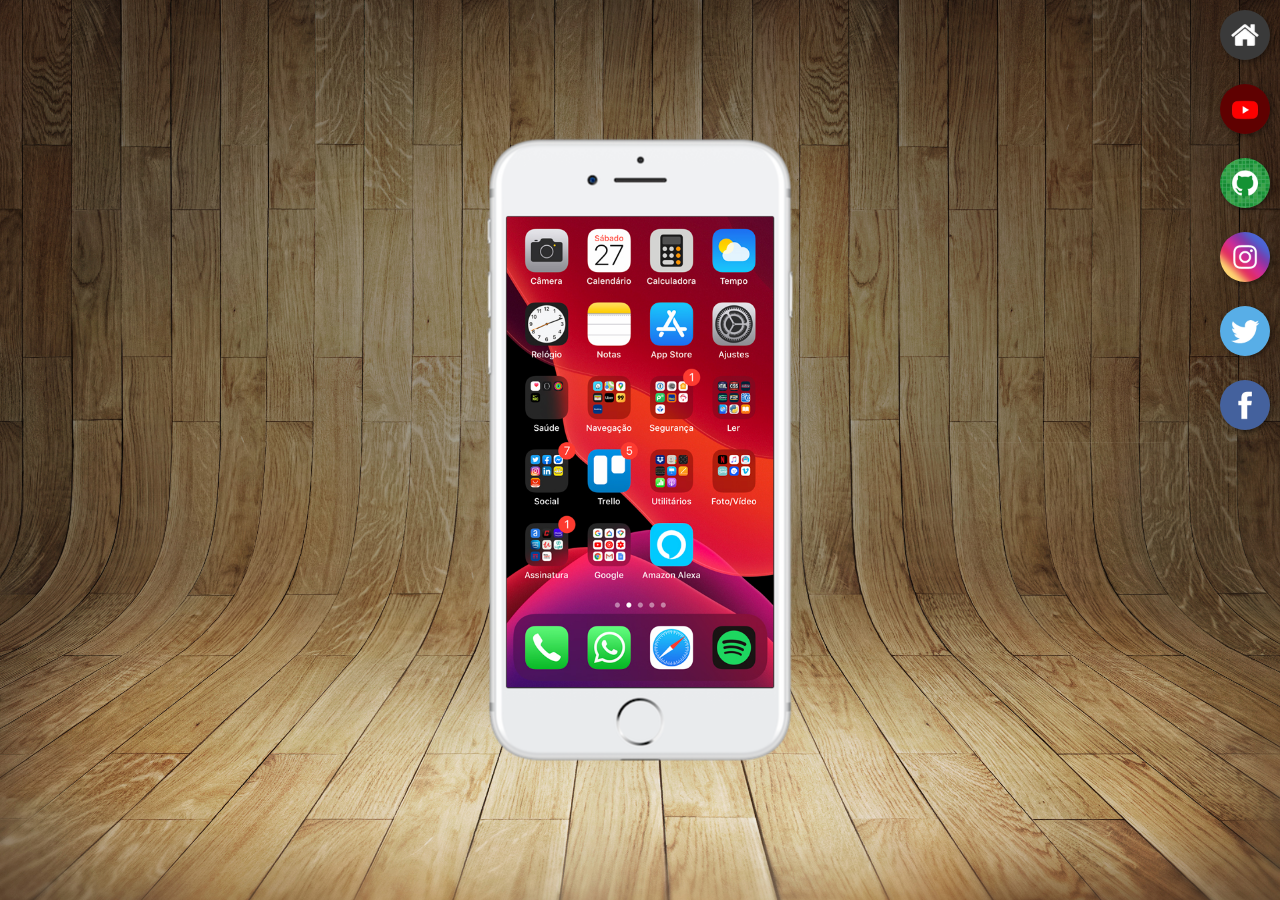
<file: index.html>
<!DOCTYPE html>
<html lang="pt-br">
<head>
    <meta charset="UTF-8">
    <meta name="viewport" content="width=device-width, initial-scale=1.0">
    <title>Projeto redes sociais</title>
    <link rel="shortcut icon" href="favicon.ico" type="image/x-icon">
    <link rel="stylesheet" href="estilos/style.css">
</head>
<body>
    <main>
        <section id="telefone">
            <iframe src="home.html" name="tela" id="tela" frameborder="0"></iframe>
        </section>
        <section id="redes-sociais">
            <a href="home.html" target="tela"><img src="imagens/logo-home.jpg" alt="Home"></a><br>
            <a href="youtube.html" target="tela"><img src="imagens/logo-youtube.jpg" alt="YouTube"></a><br>
            <a href="github.html" target="tela"><img src="imagens/logo-github.jpg" alt="GitHub"></a><br>
            <a href="instagram.html" target="tela"><img src="imagens/logo-instagram.jpg" alt="Instagram"></a><br>
            <a href="twitter.html" target="tela"><img src="imagens/logo-twitter.jpg" alt="Twitter"></a><br>
            <a href="facebook.html" target="tela"><img src="imagens/logo-facebook.jpg" alt="Facebook"></a><br>
        </section>
    </main>
</body>
</html>
</file>
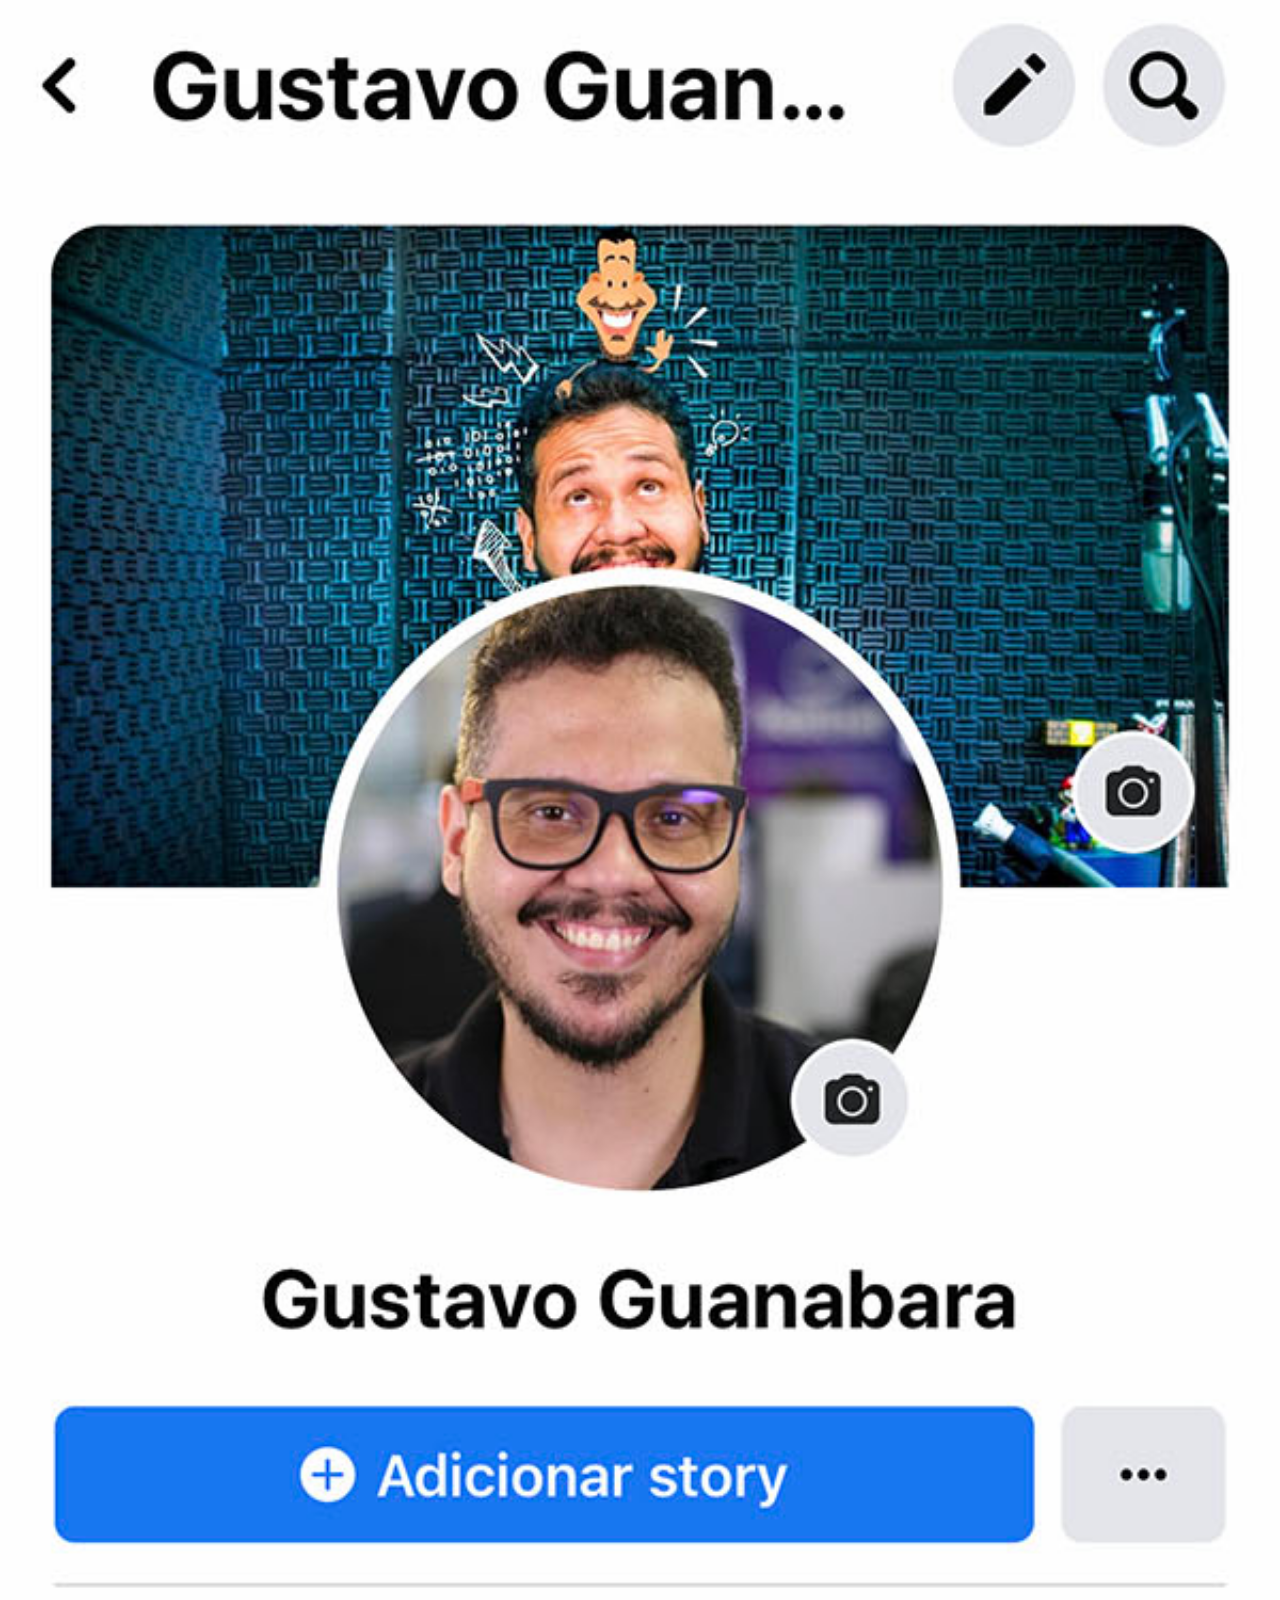
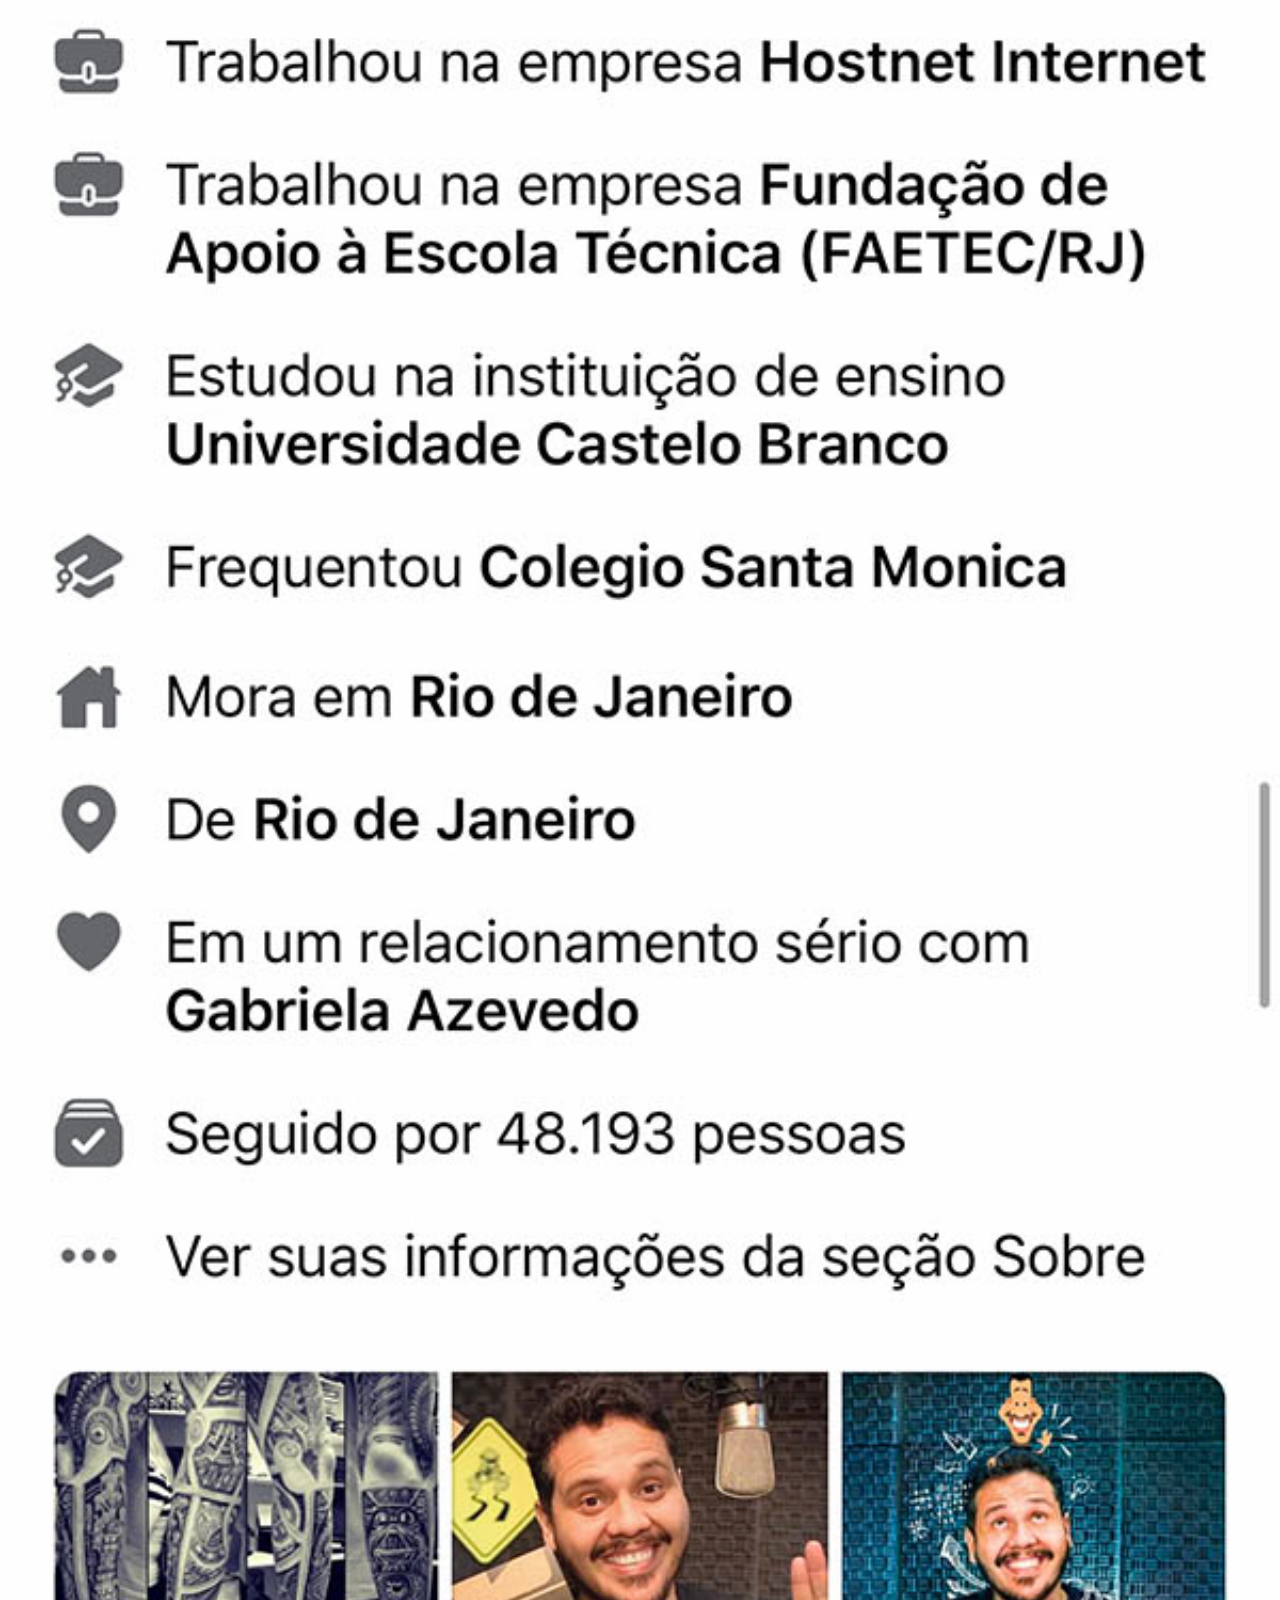
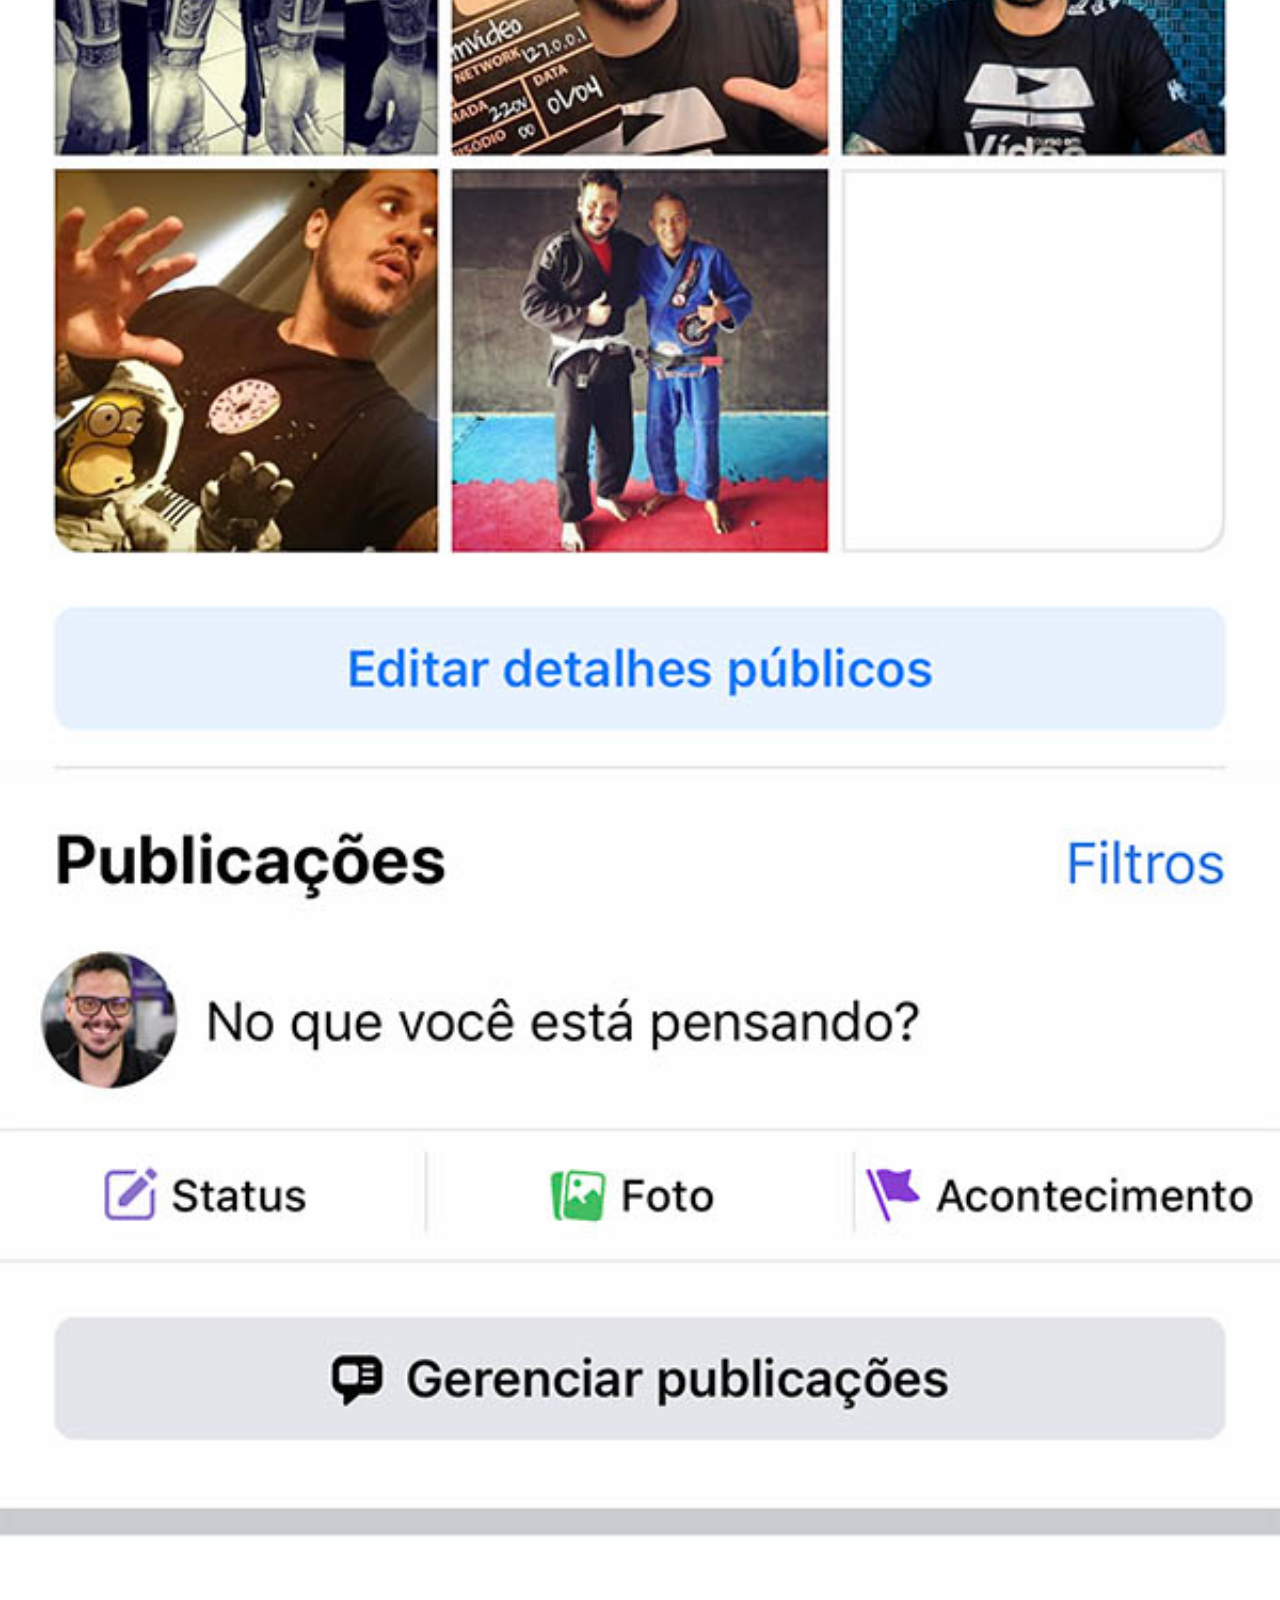
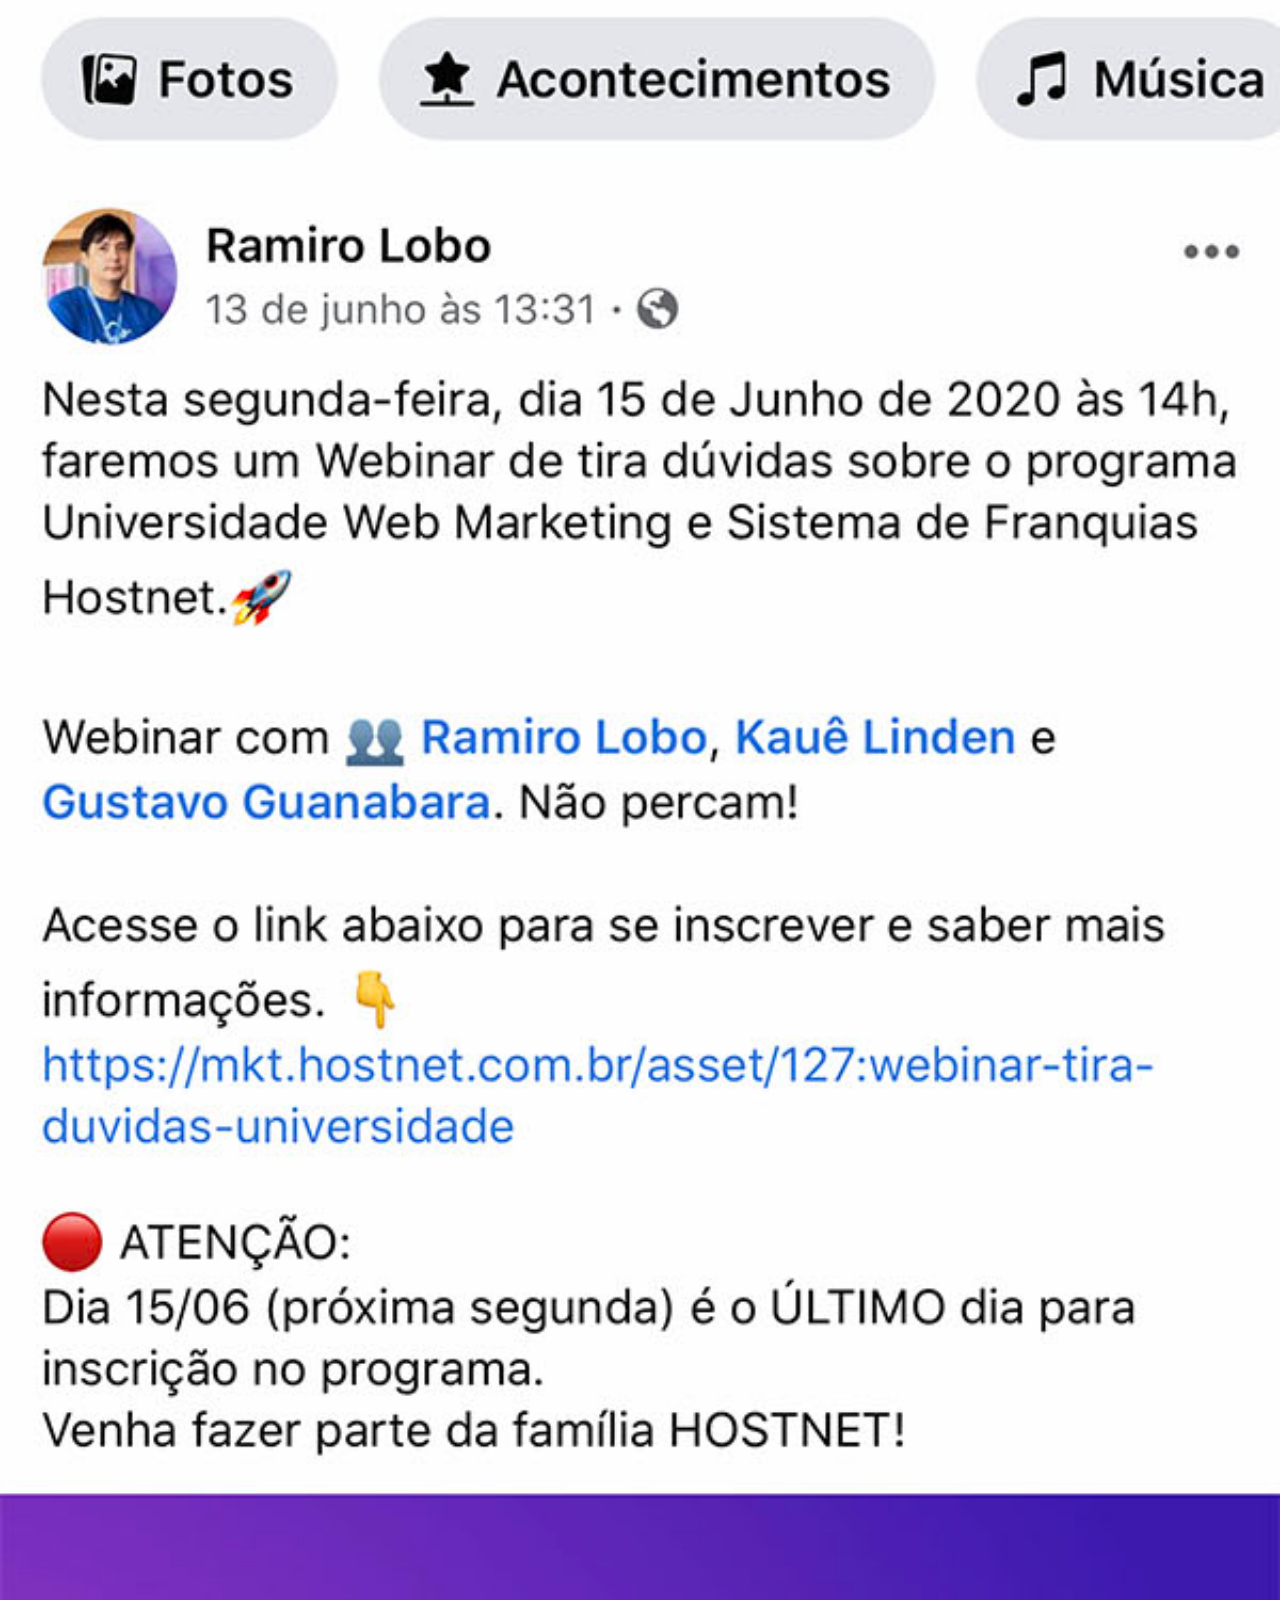
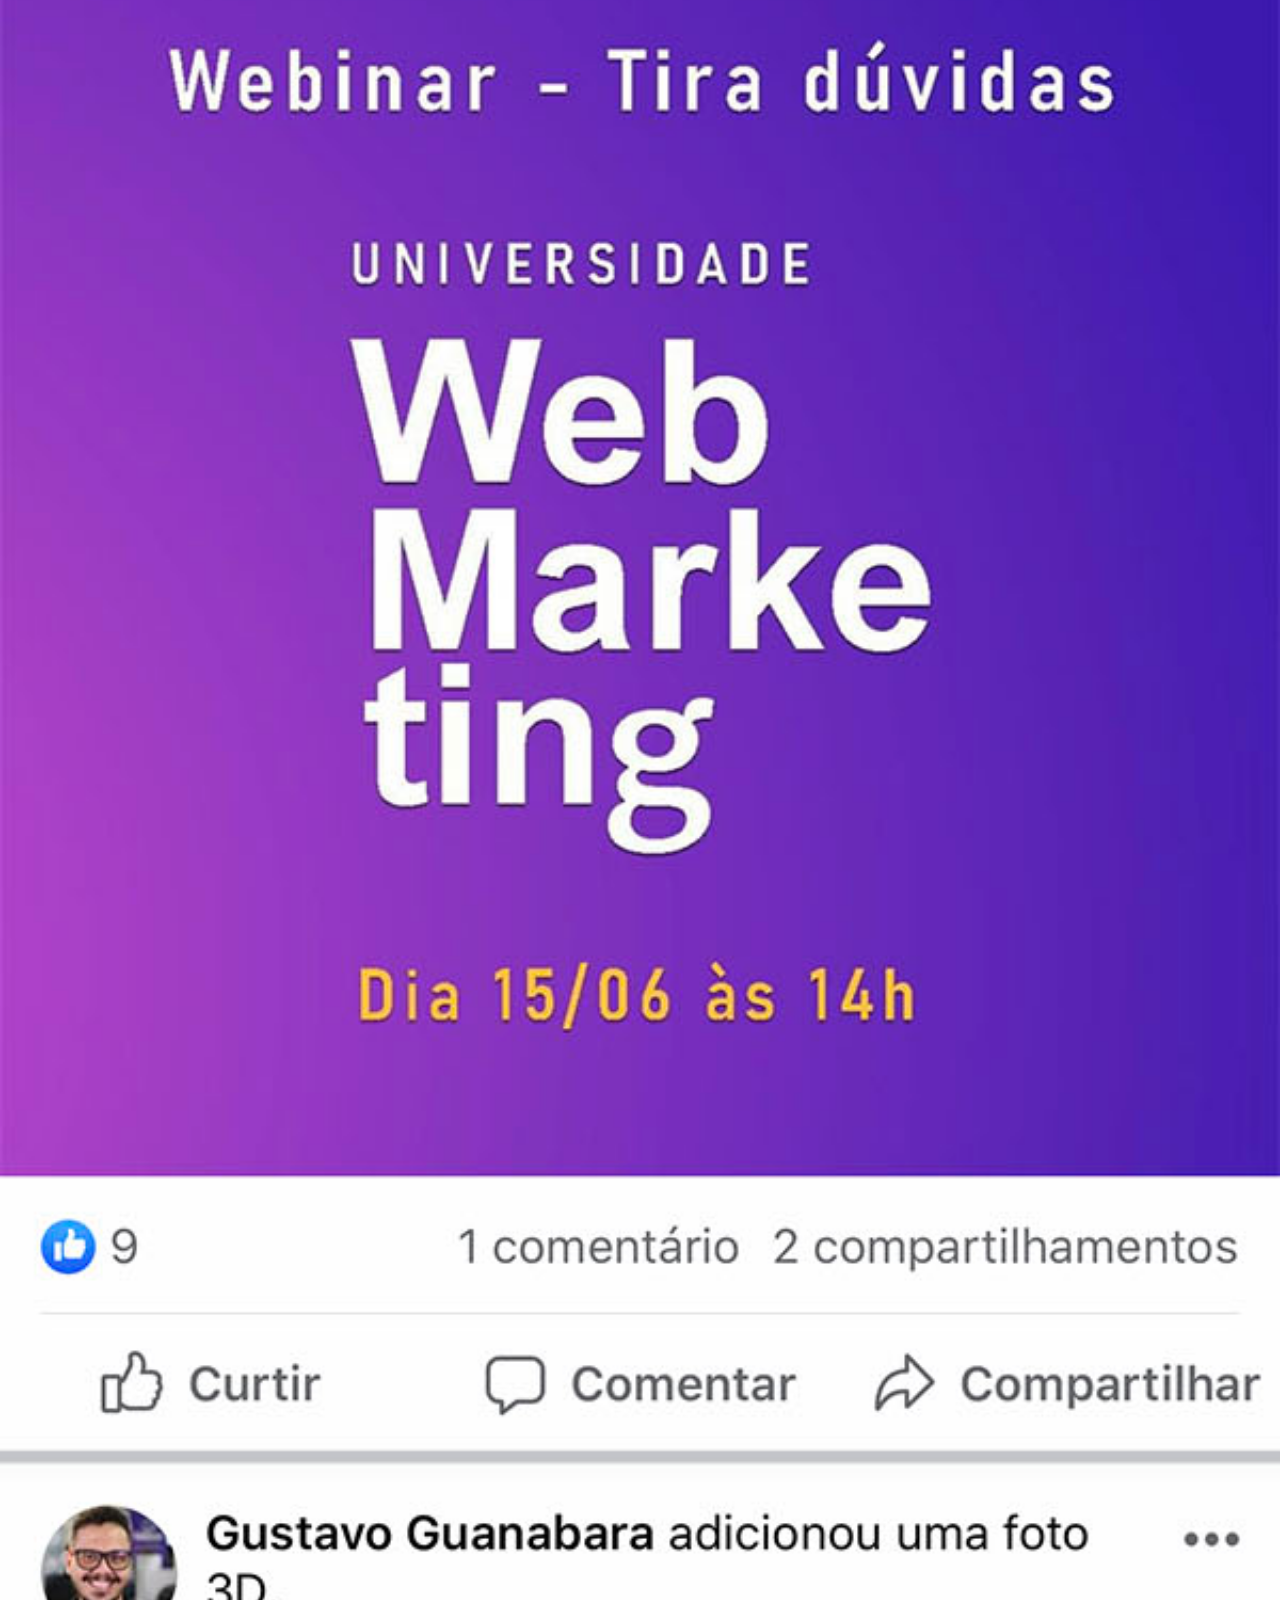
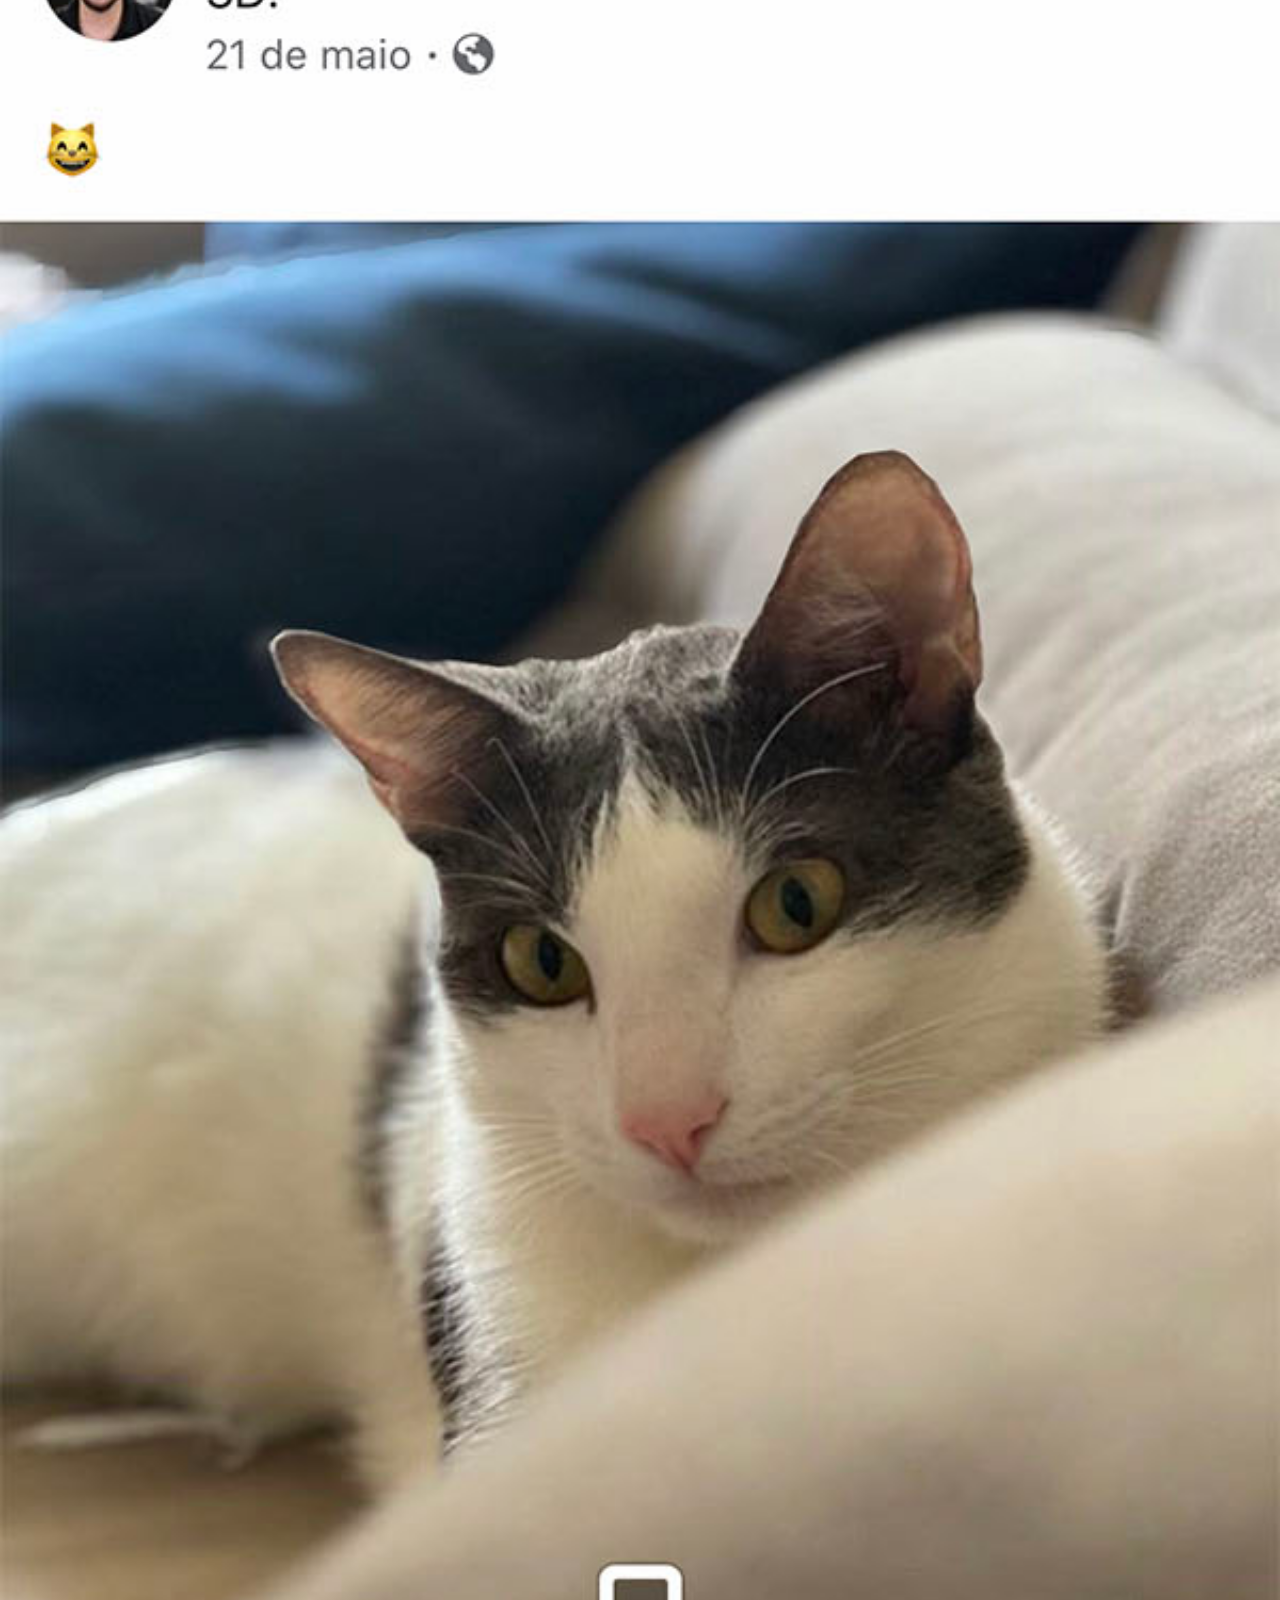
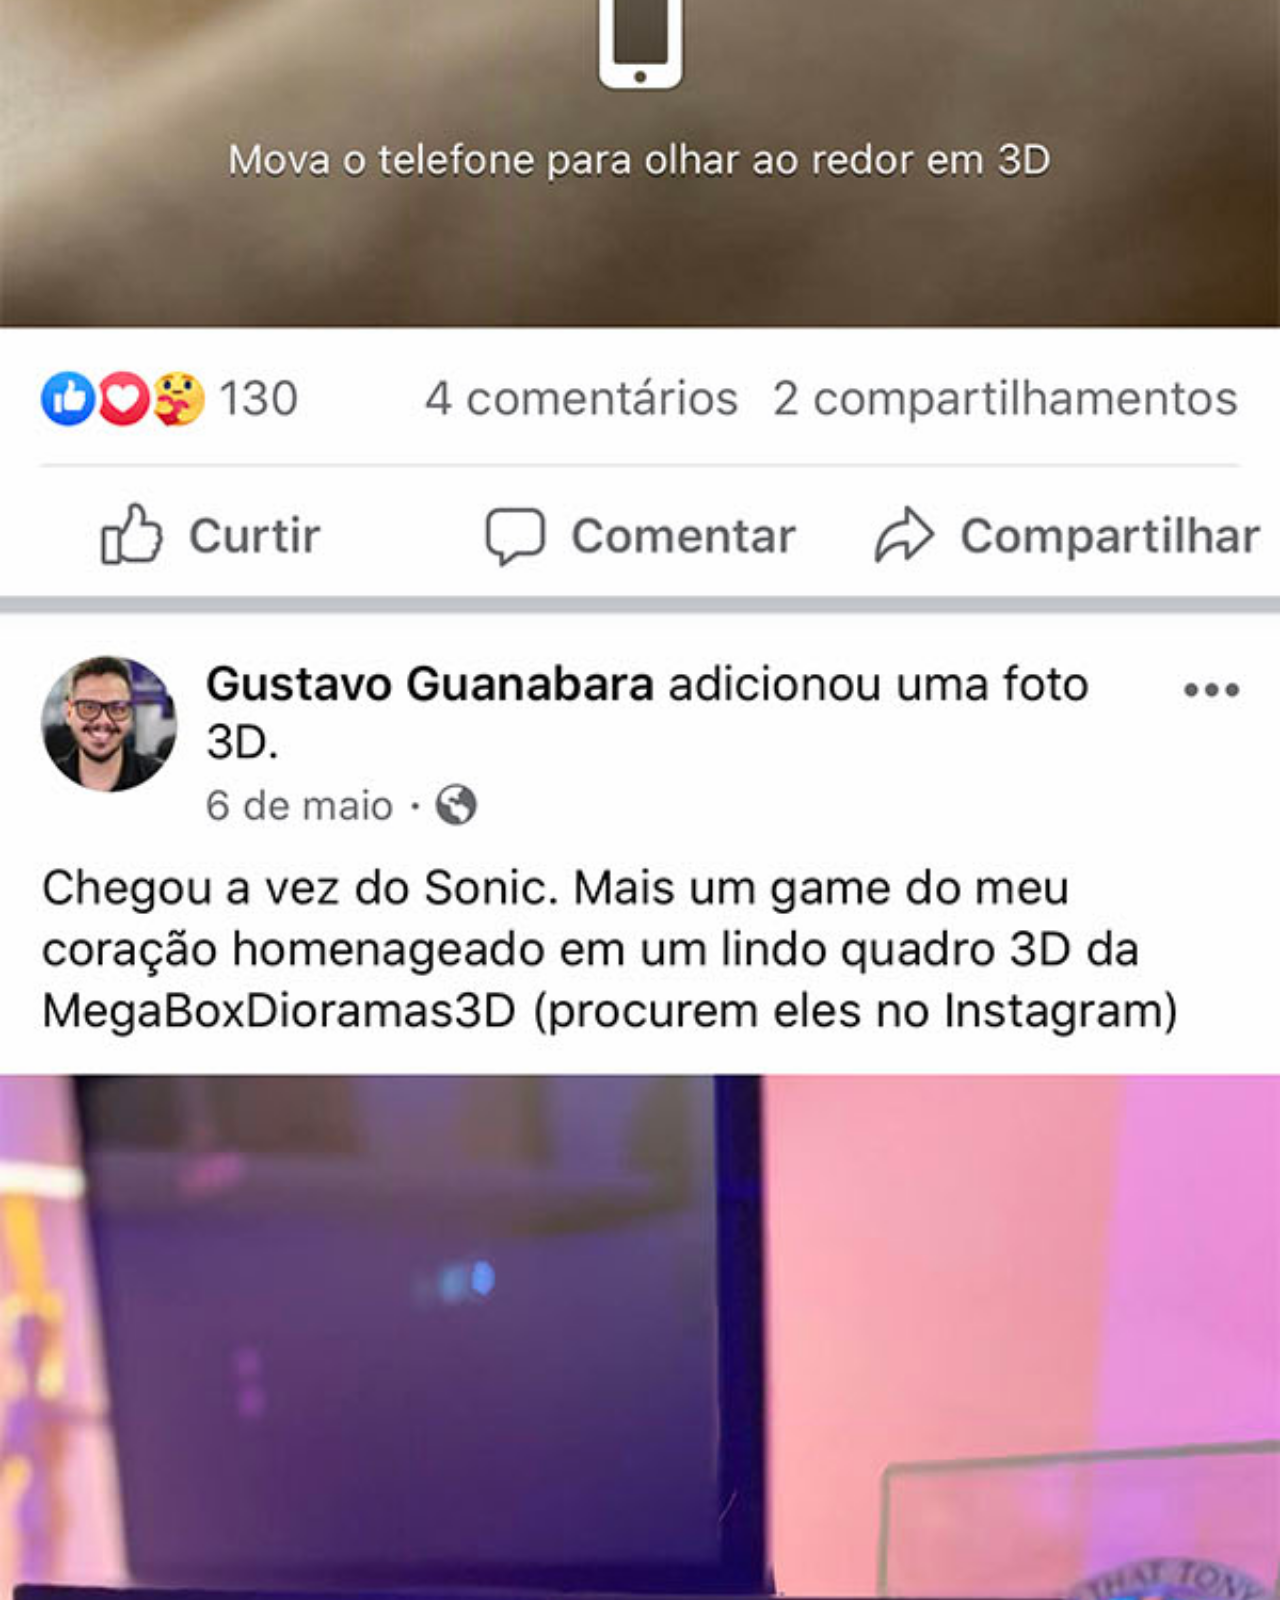
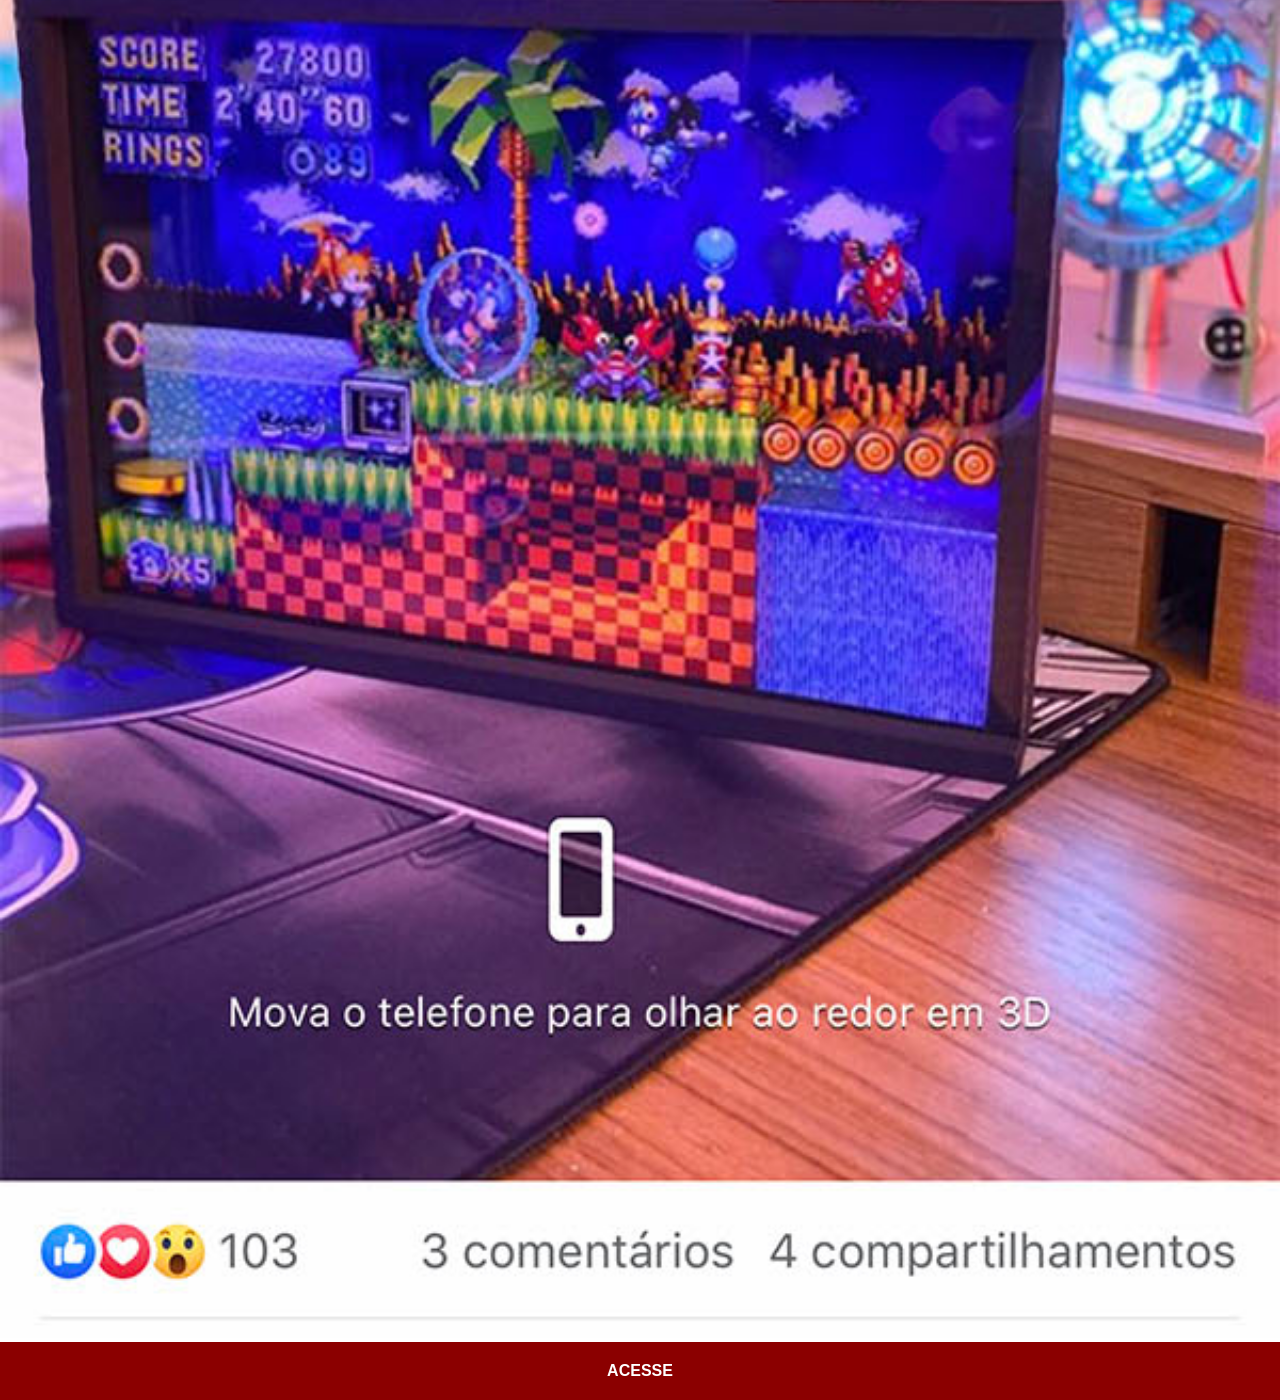
<file: facebook.html>
<!DOCTYPE html>
<html lang="pt-br">
<head>
    <meta charset="UTF-8">
    <meta name="viewport" content="width=device-width, initial-scale=1.0">
    <title>Facebook</title>
    <link rel="stylesheet" href="social.css">
</head>
<body>
    <img src="imagens/tela-facebook.jpg" alt="Facebook">
    <a href="https://www.facebook.com/gustavoguanabara/?locale=pt_BR" target="_blank">ACESSE</a>
</body>
</html>
</file>
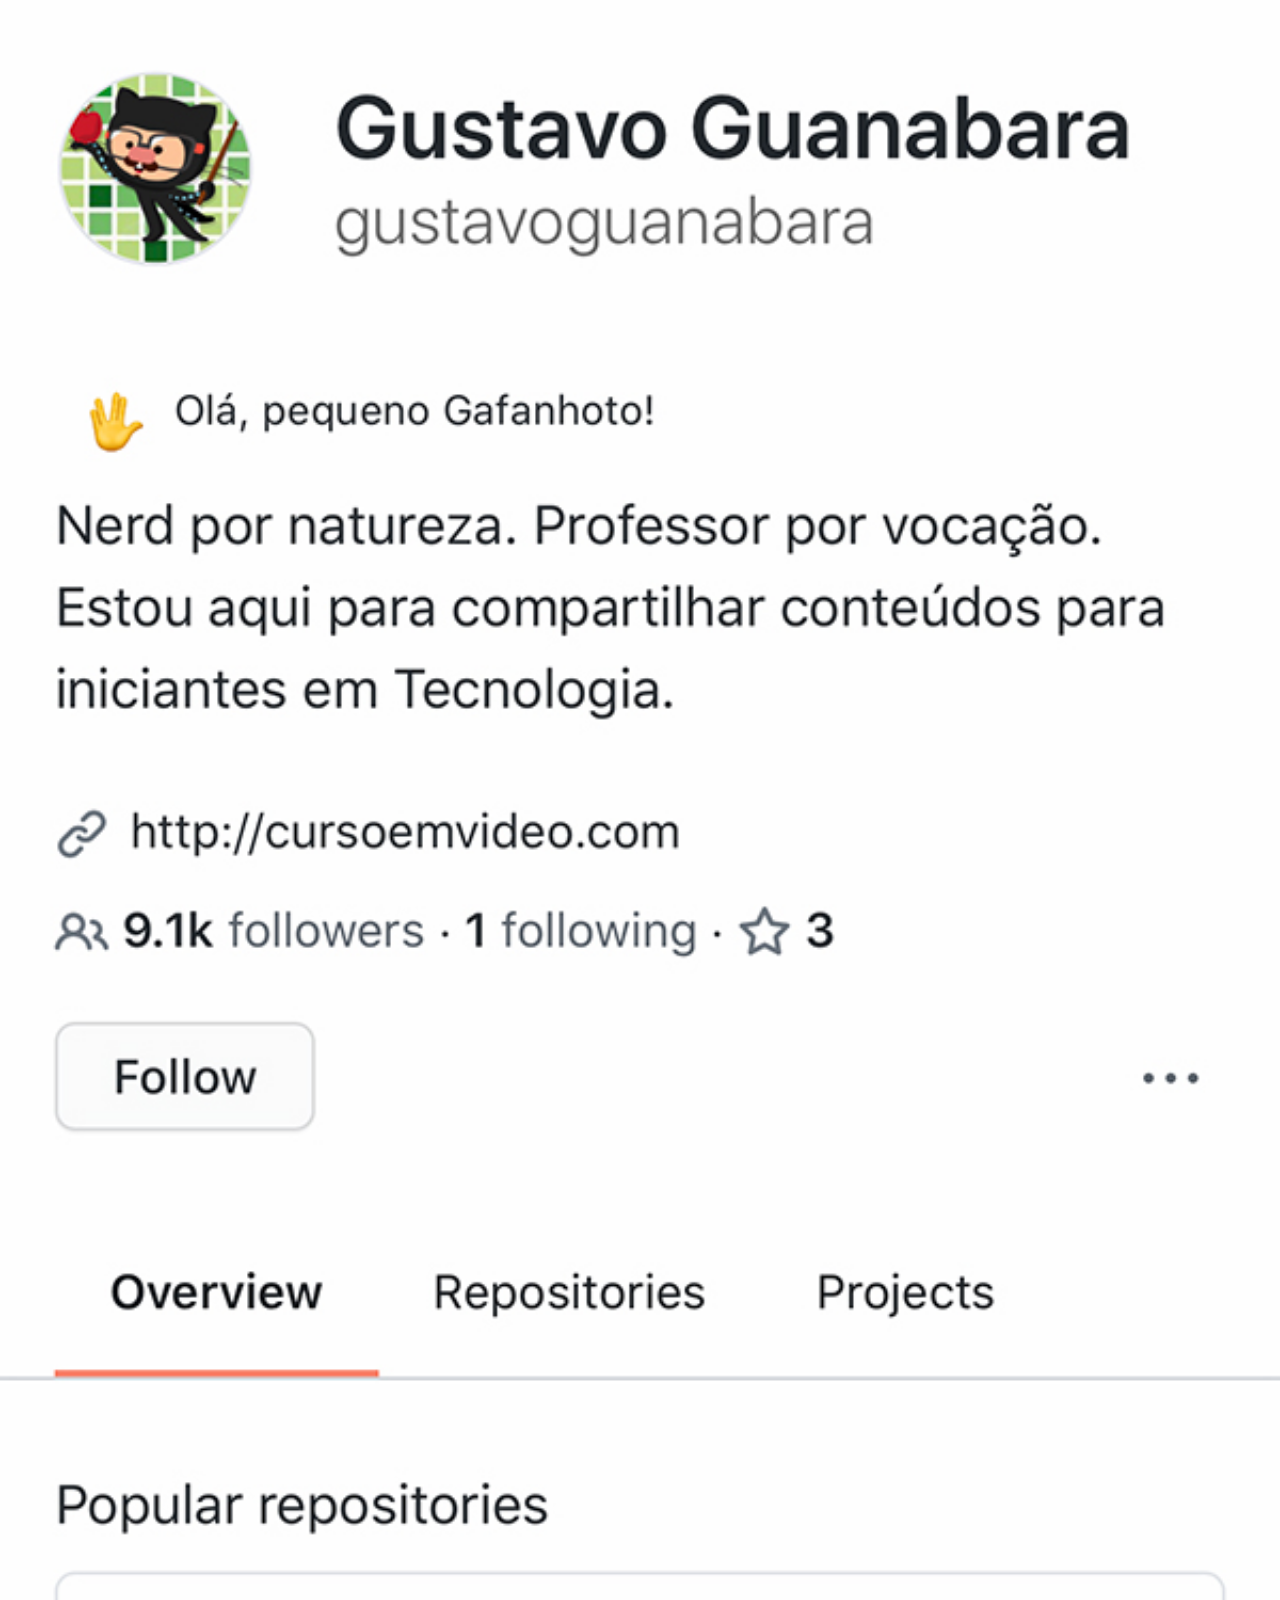
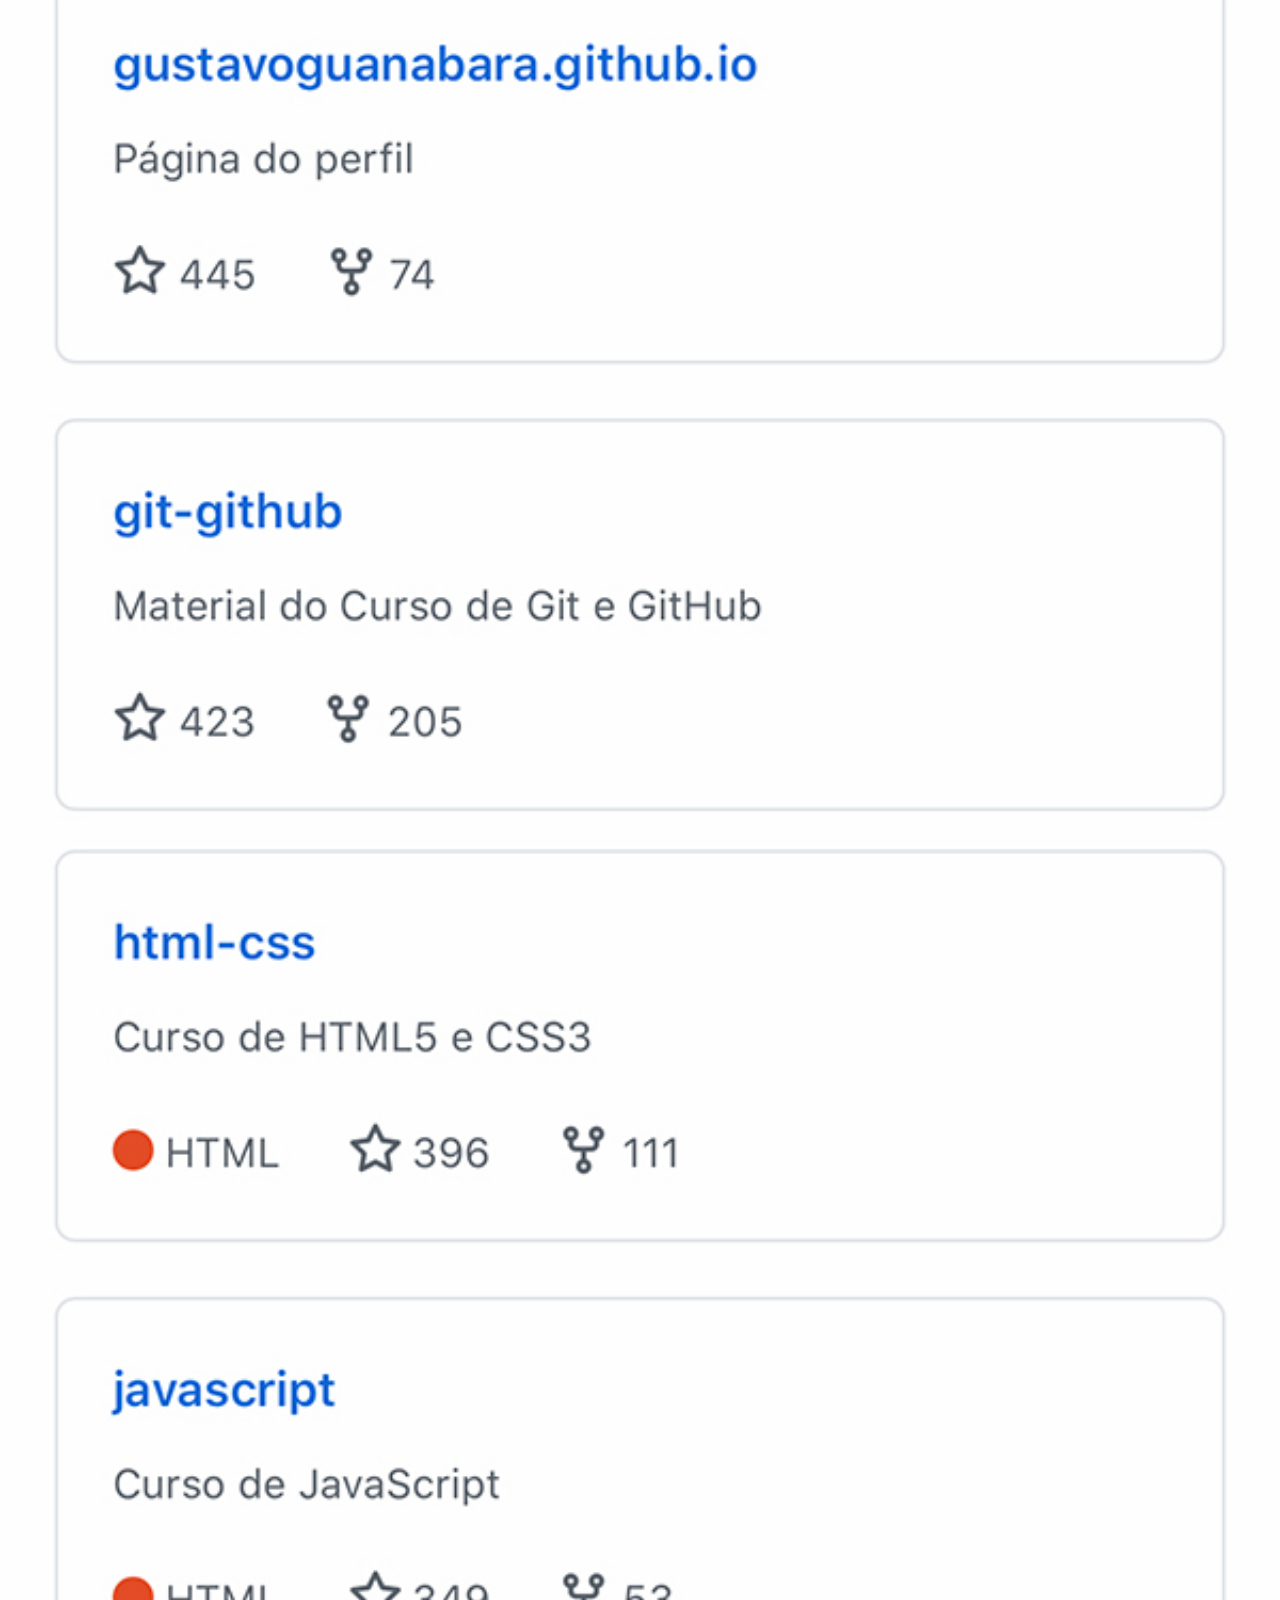
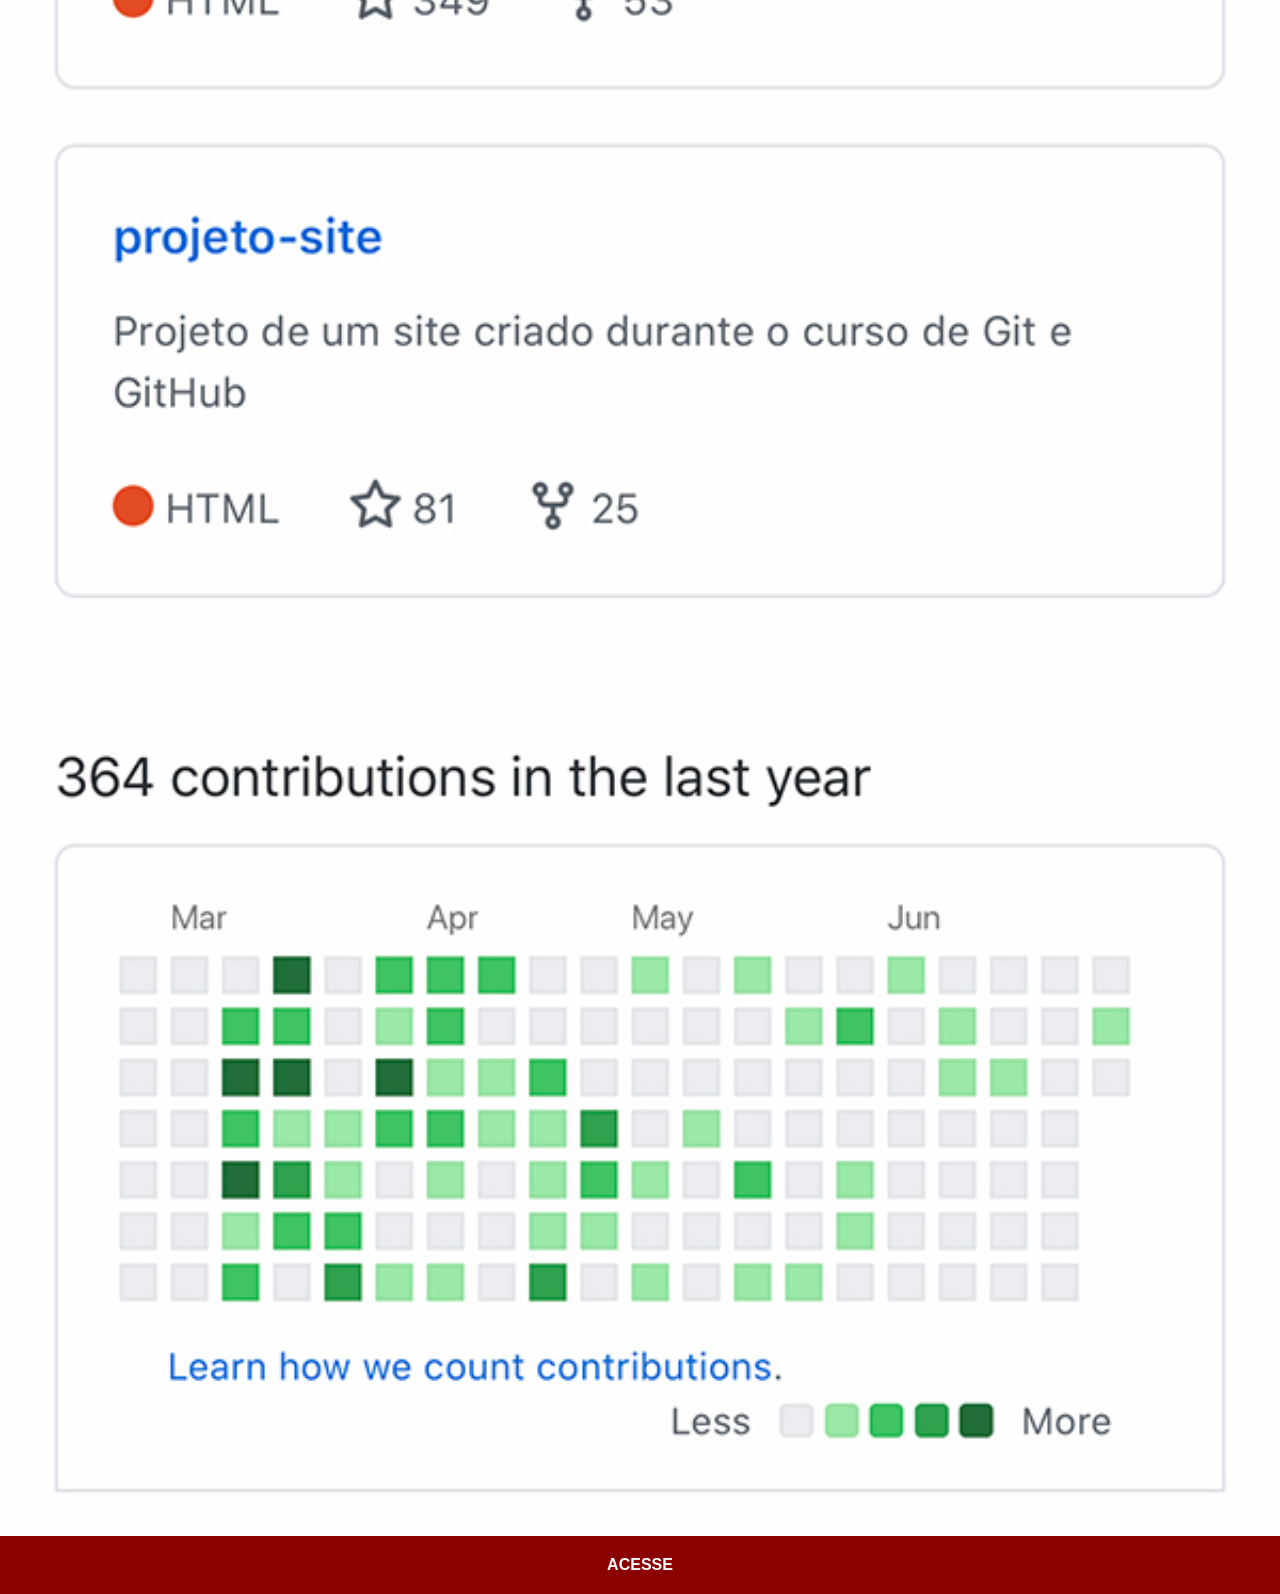
<file: github.html>
<!DOCTYPE html>
<html lang="pt-br">
<head>
    <meta charset="UTF-8">
    <meta name="viewport" content="width=device-width, initial-scale=1.0">
    <title>GitHub</title>
    <link rel="stylesheet" href="social.css">
</head>
<body>
    <img src="imagens/tela-github.jpg" alt="GitHub">
    <a href="https://github.com/gustavoguanabara" target="_blank">ACESSE</a>
</body>
</html>
</file>
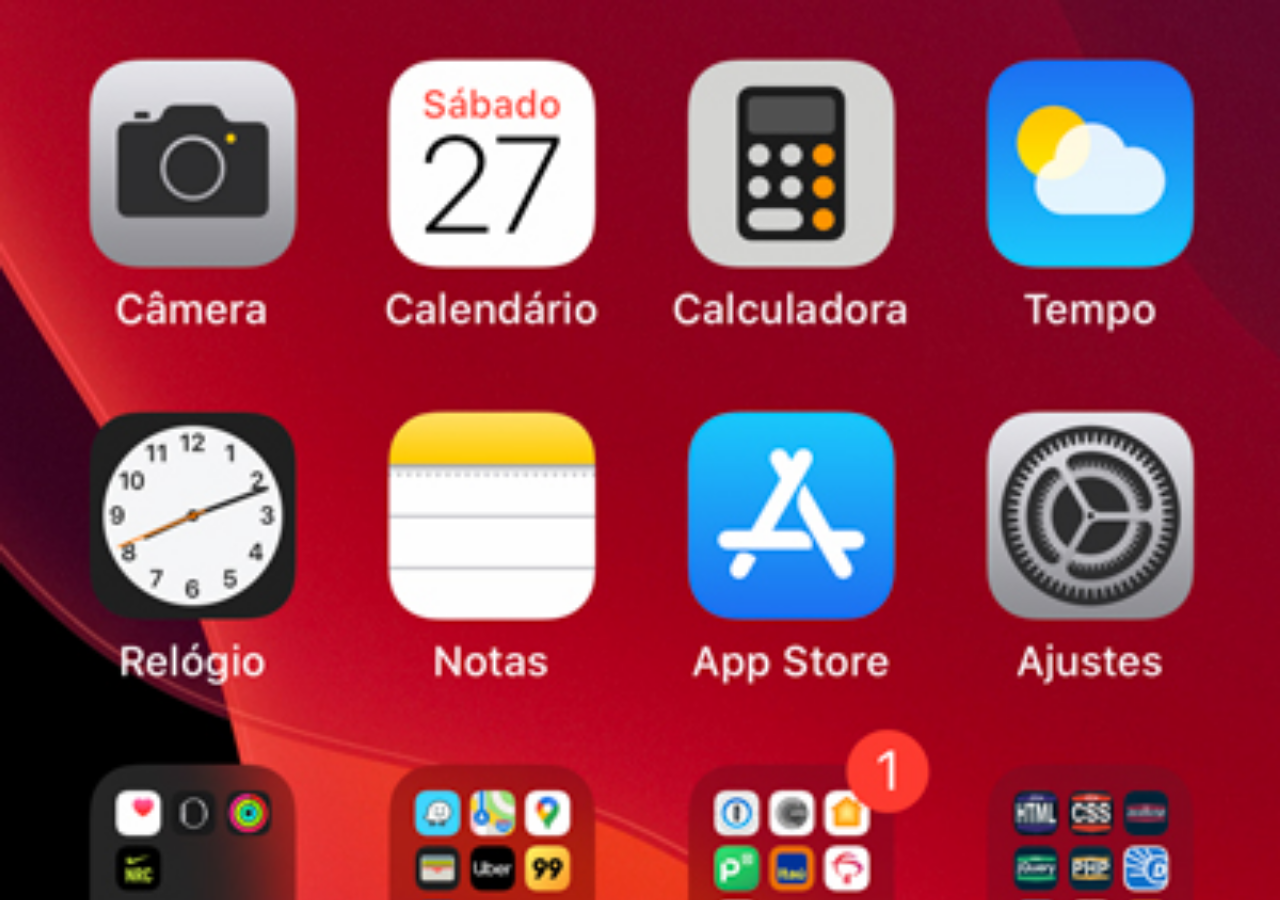
<file: home.html>
<!DOCTYPE html>
<html lang="pt-br">
<head>
    <meta charset="UTF-8">
    <meta name="viewport" content="width=device-width, initial-scale=1.0">
    <title>Home</title>
</head>
<style>
    * {
        margin: 0px;
        padding: 0px;
    }

    body {
        width: 100vw;
        height: 100vh;
        background: black url(imagens/tela-home.jpg);
        background-size: cover;
    }
</style>
<body>
    
</body>
</html>
</file>
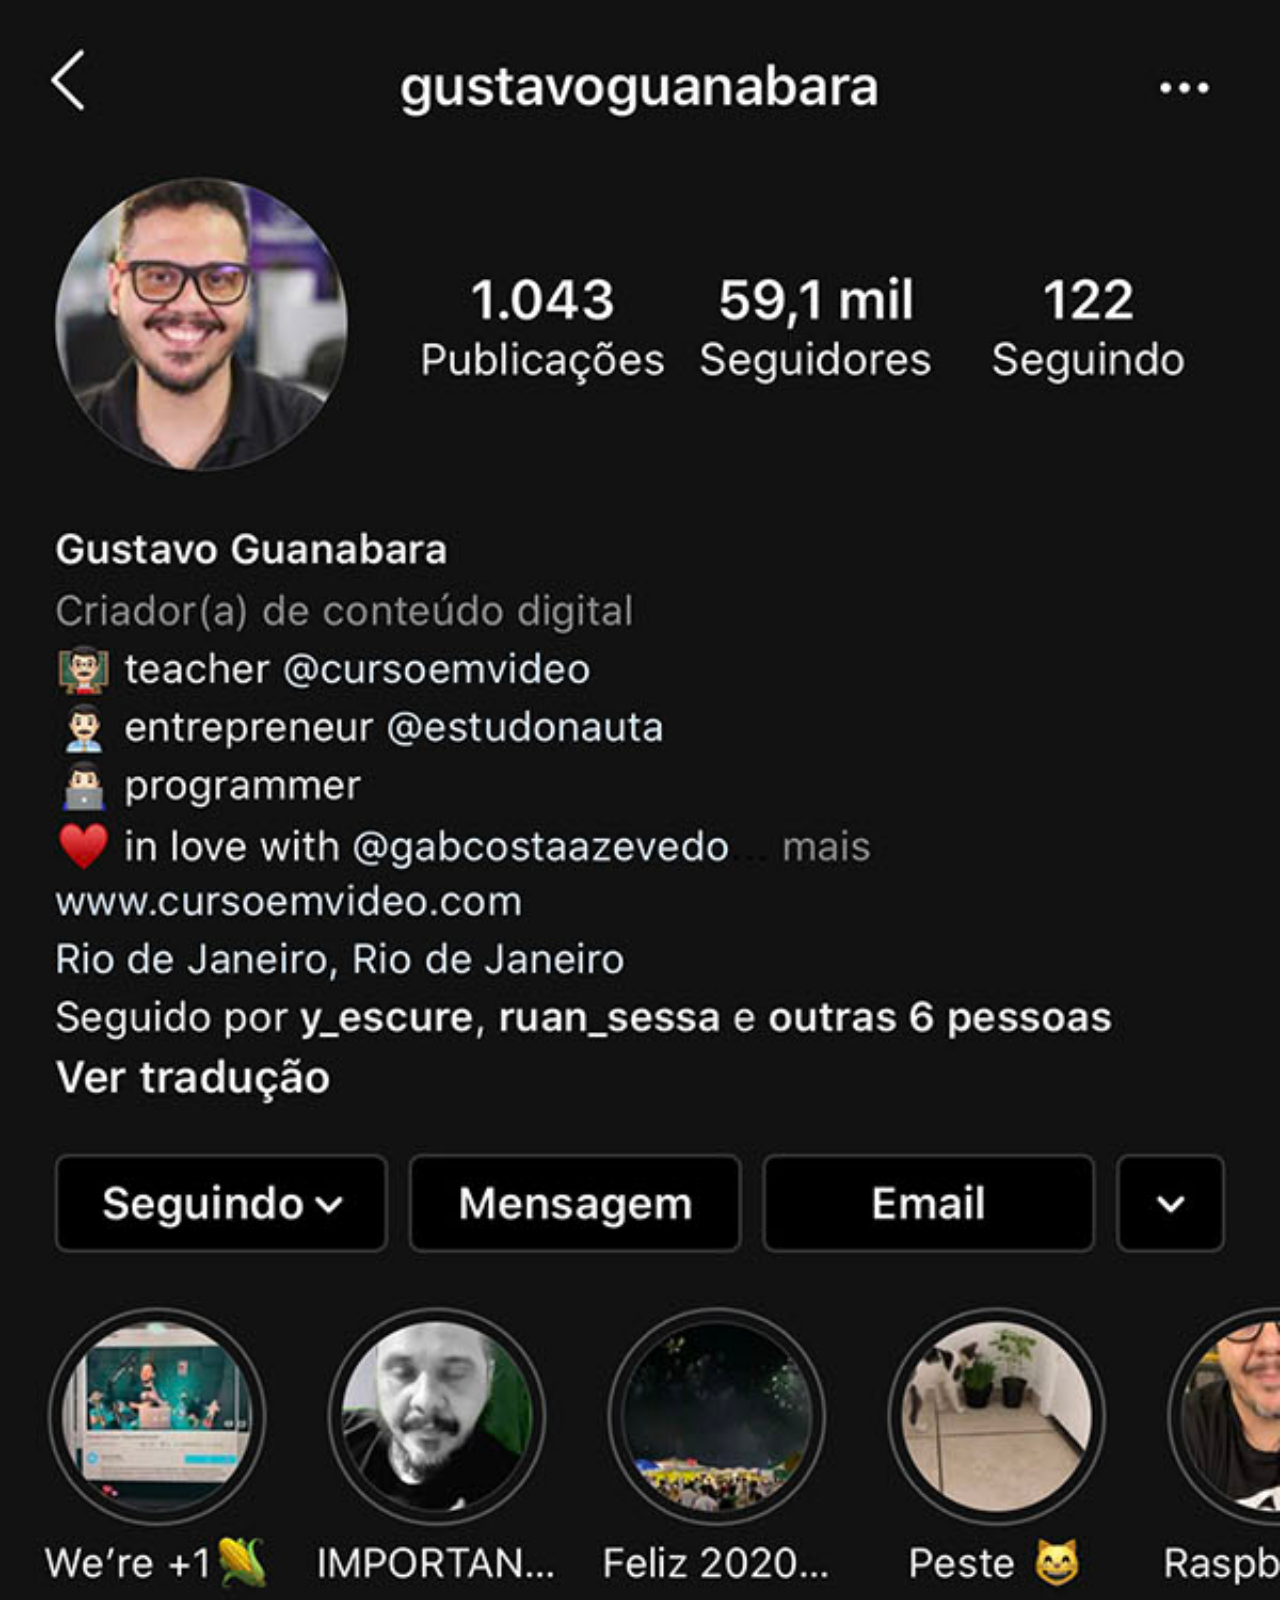
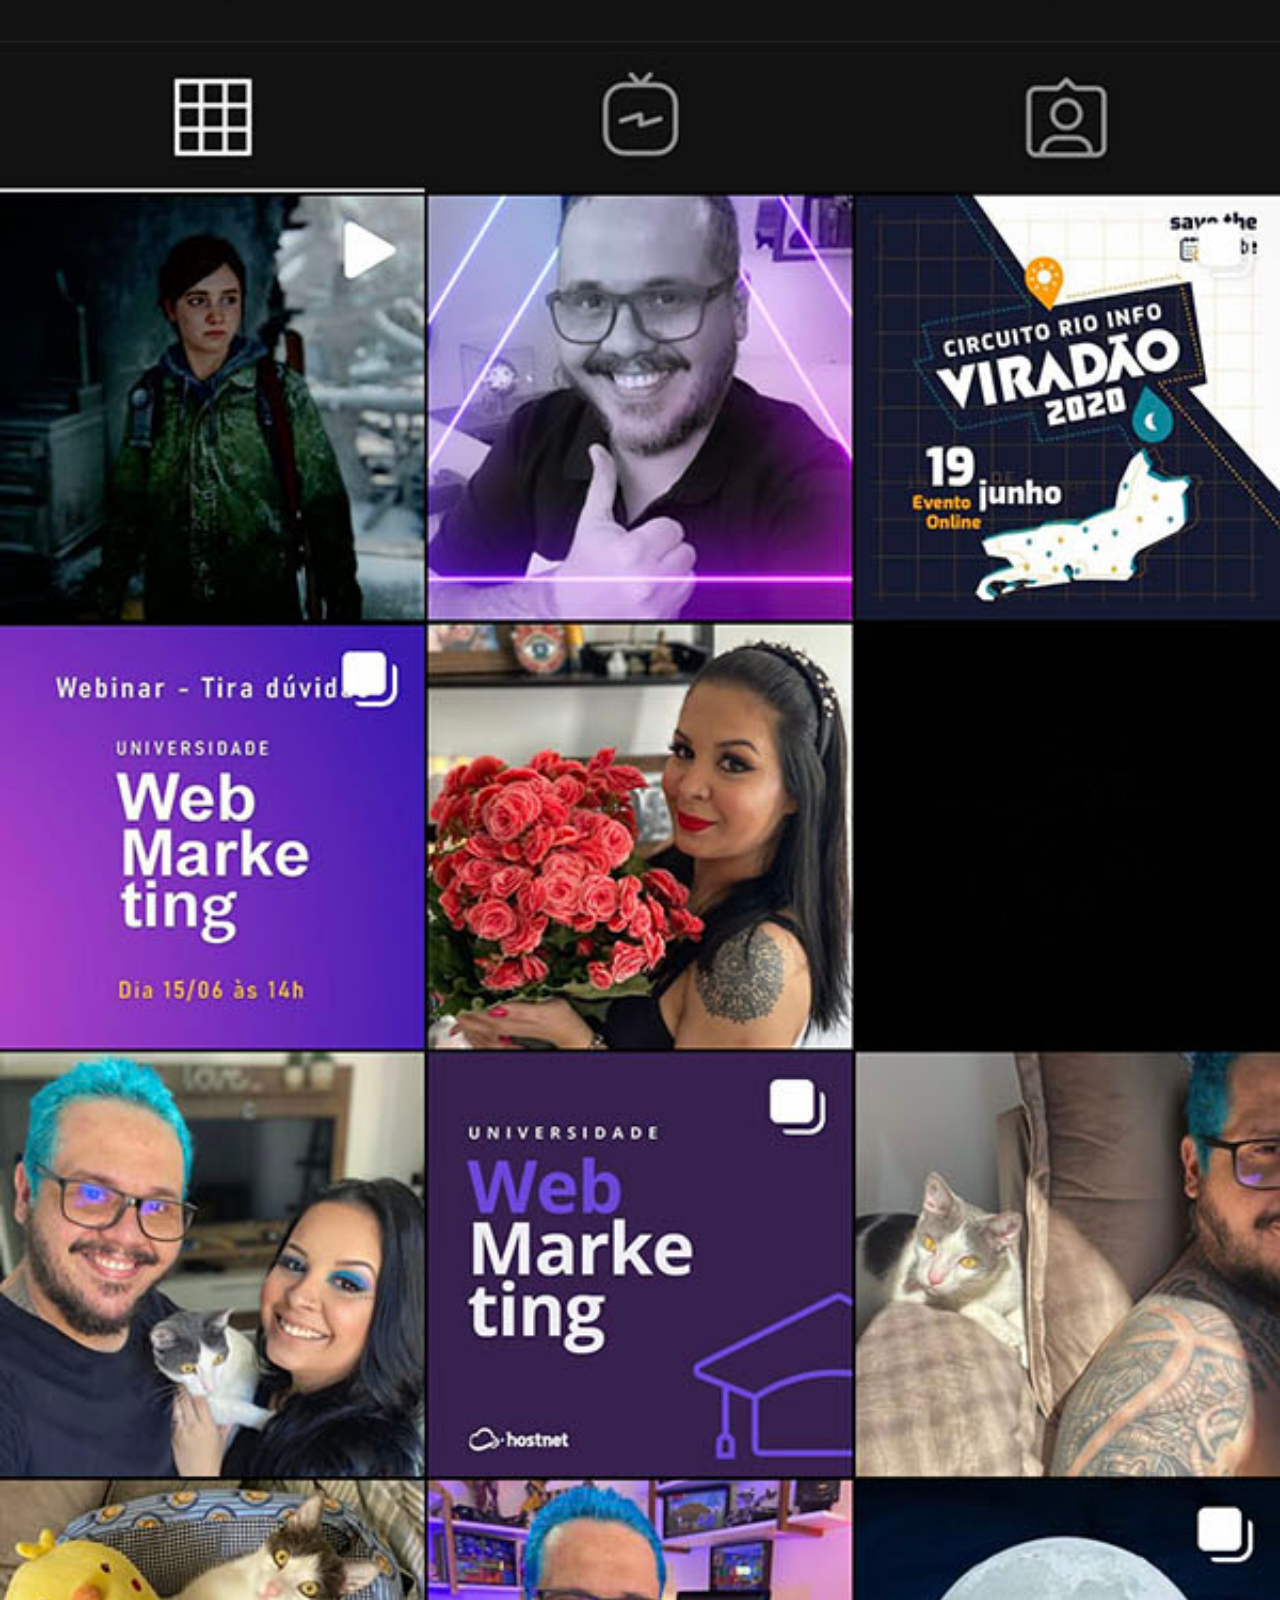
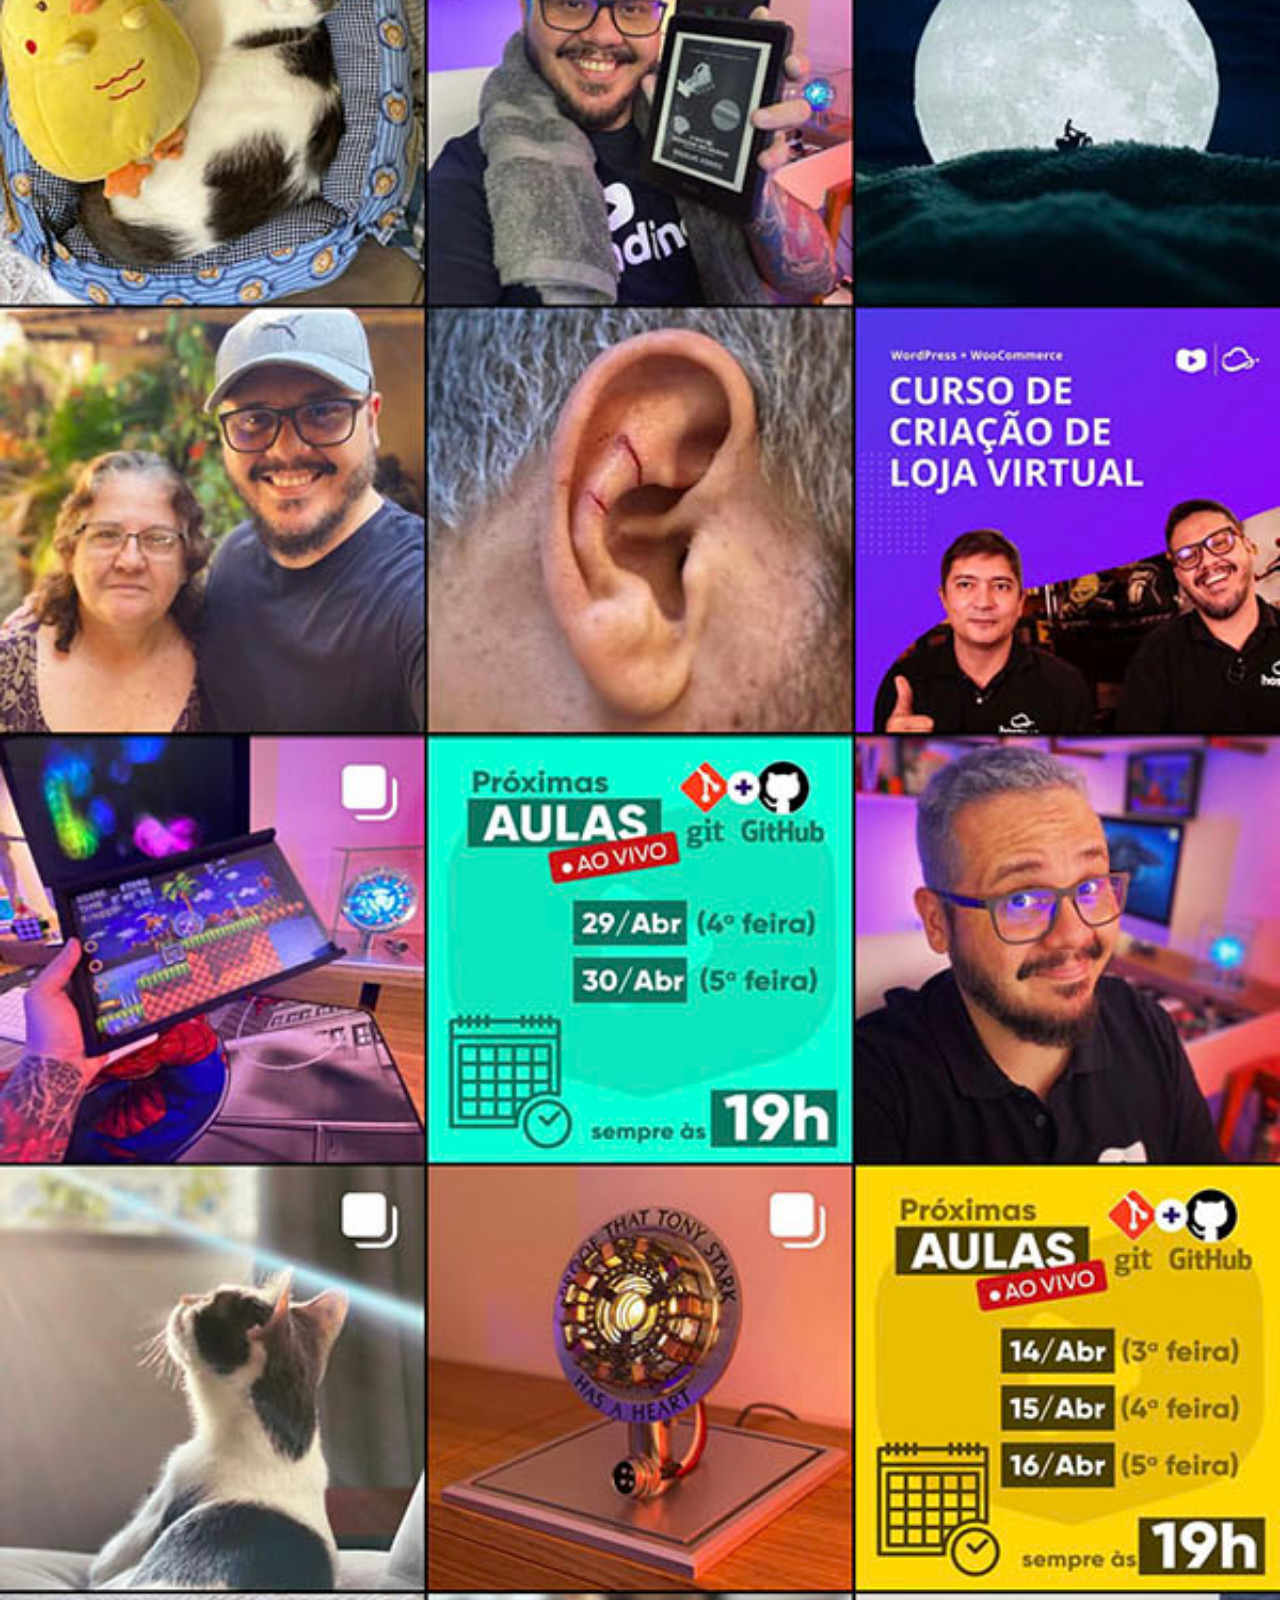
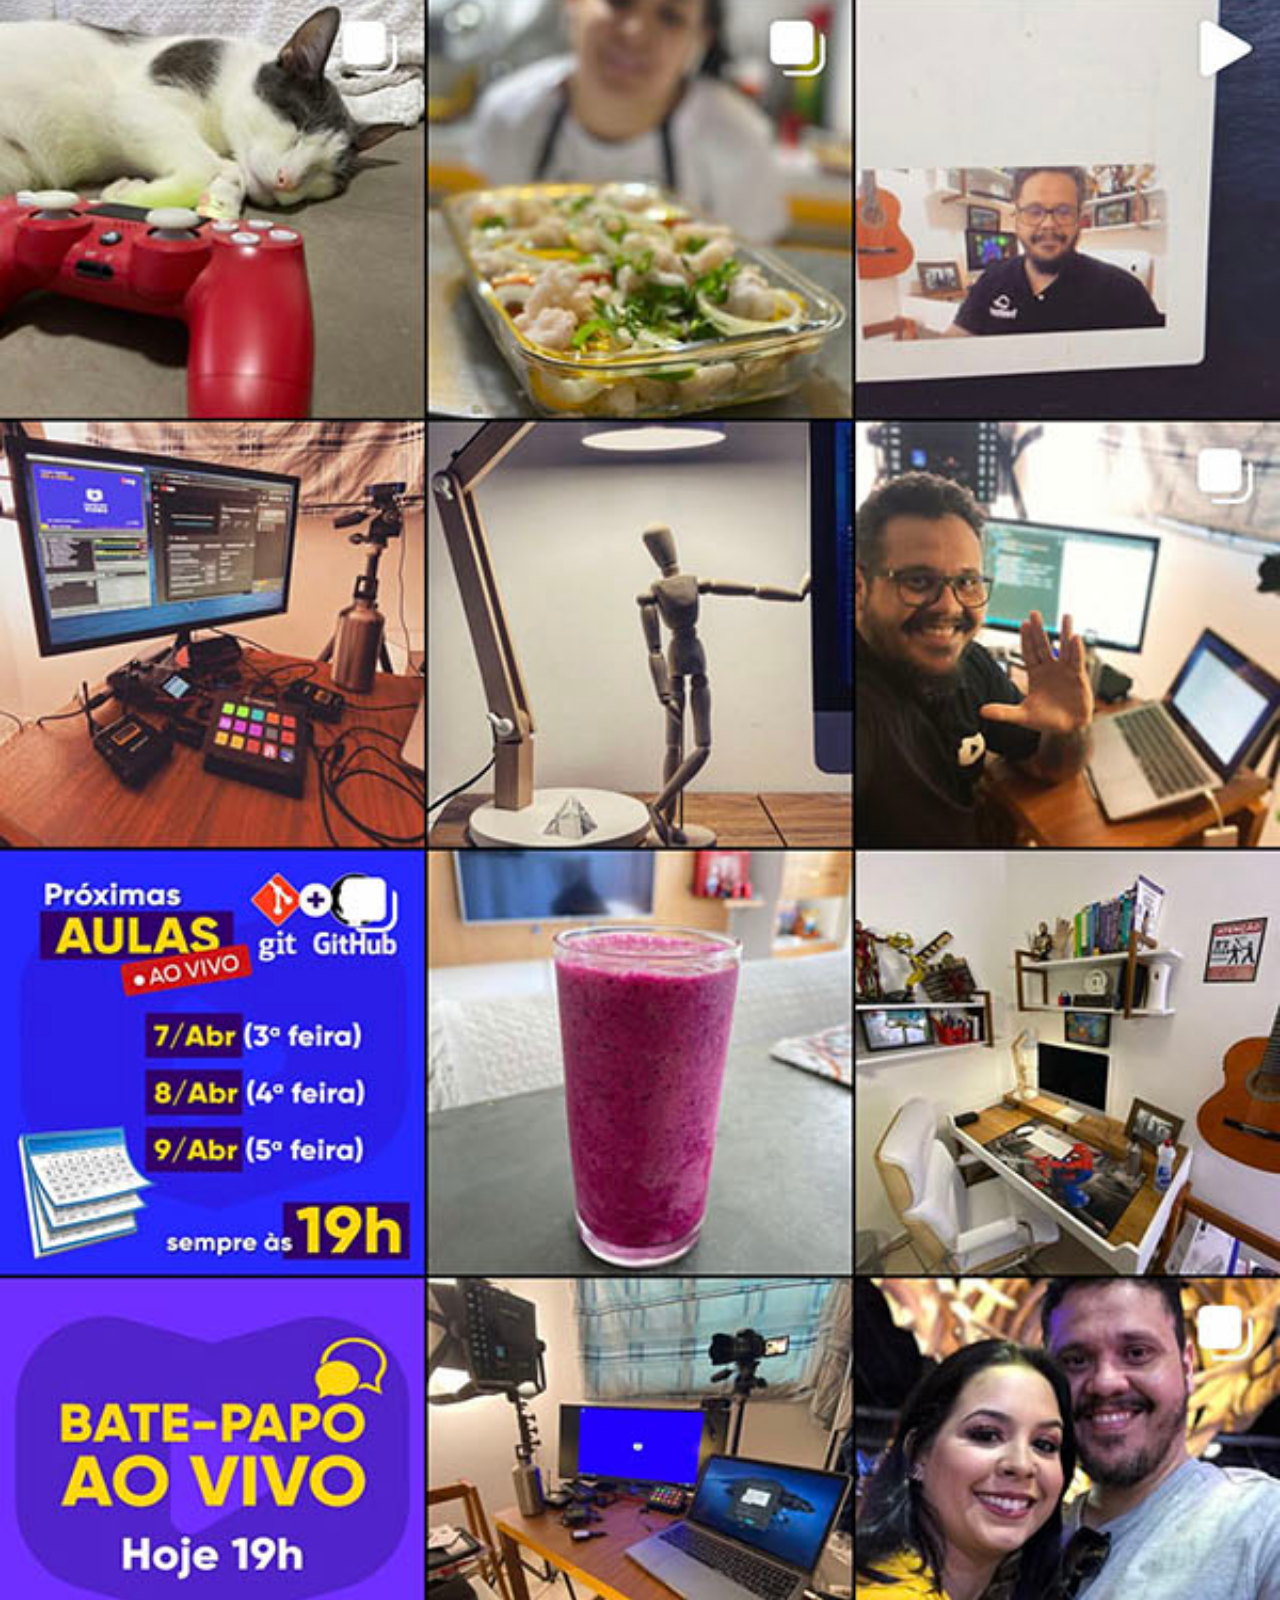
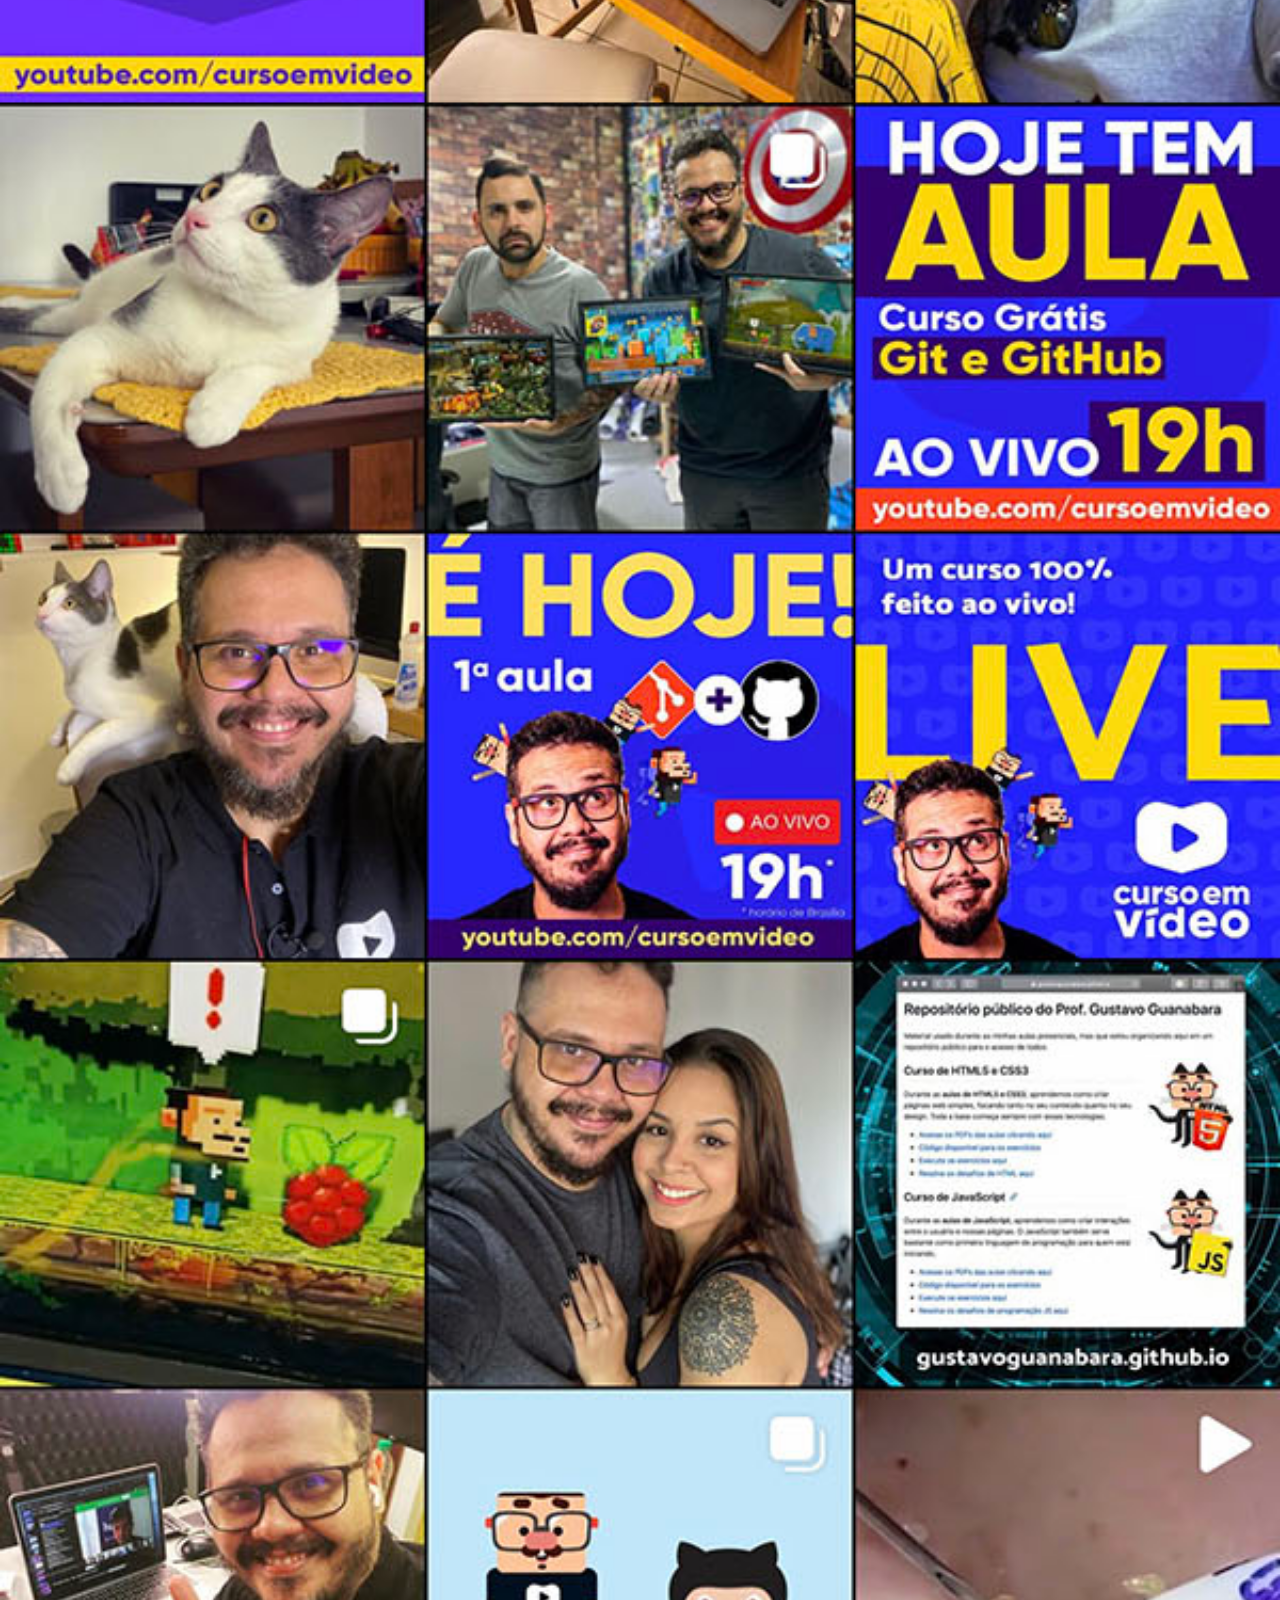
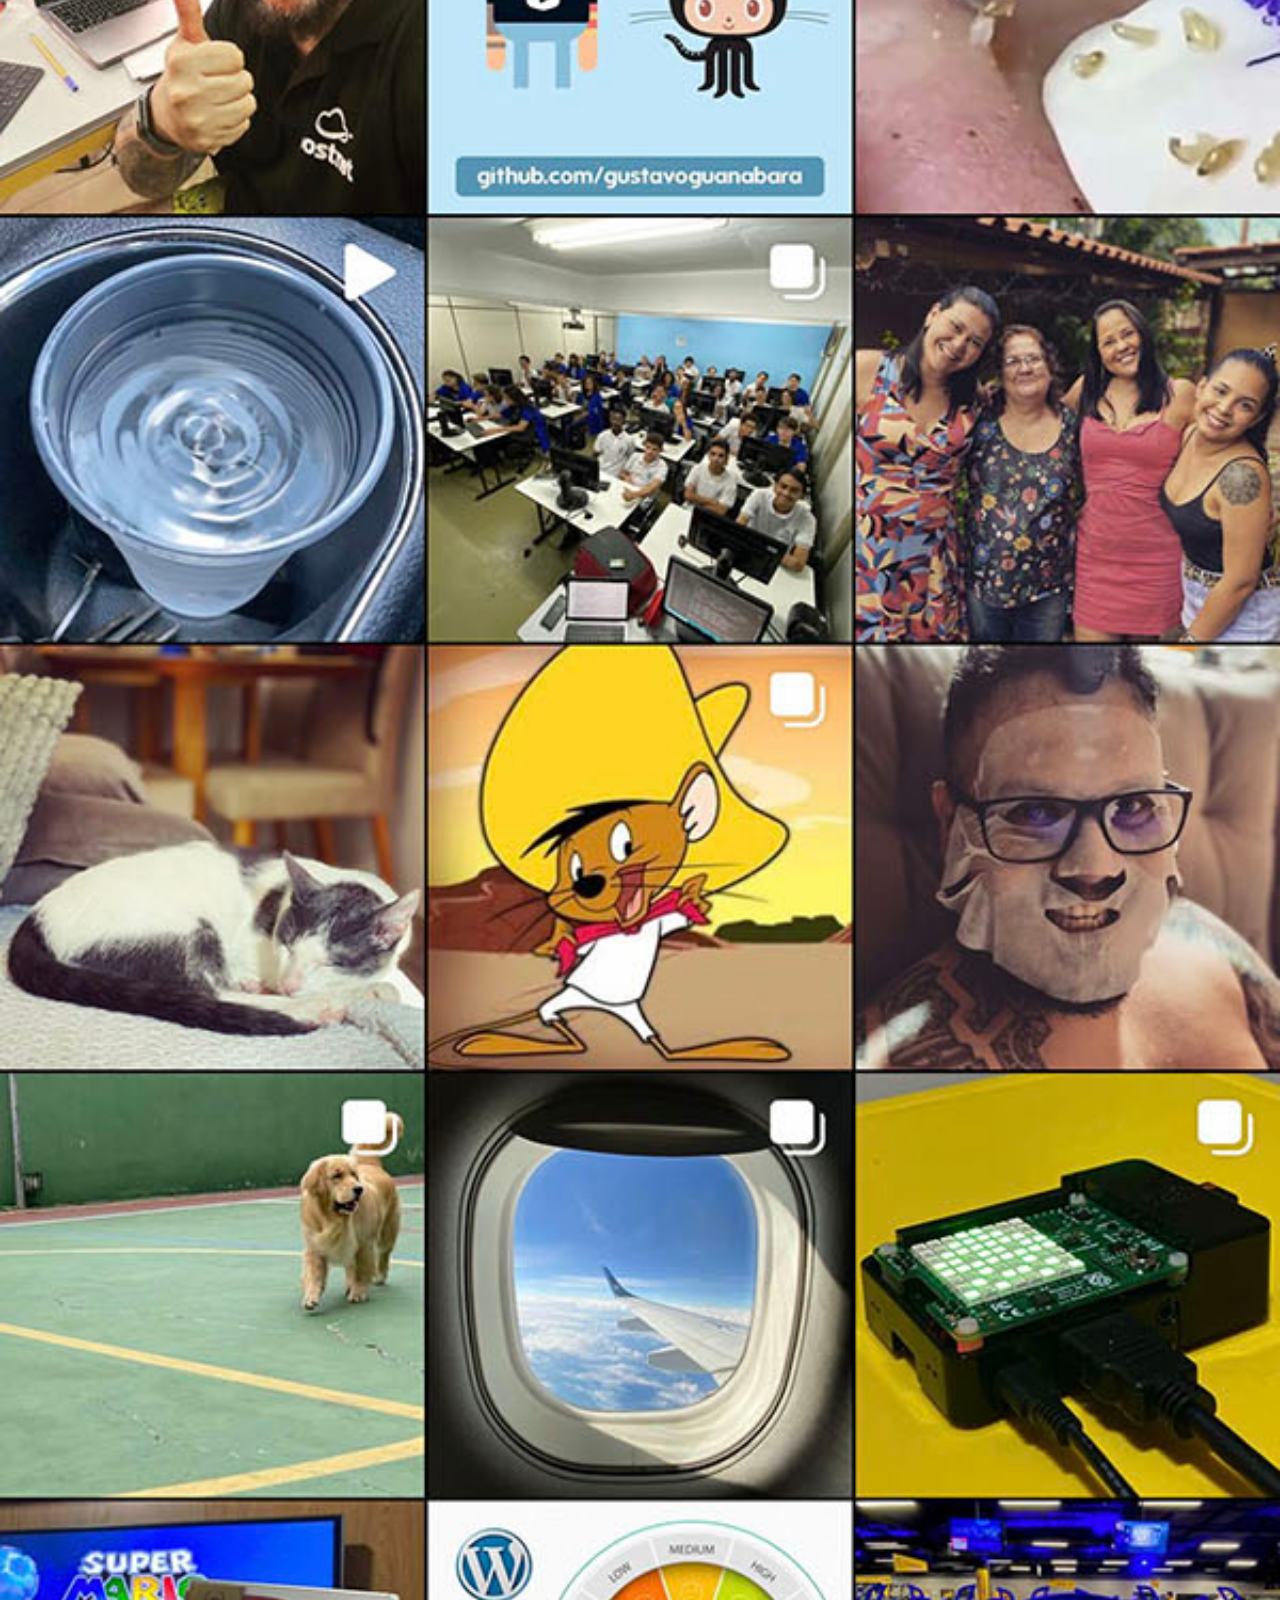
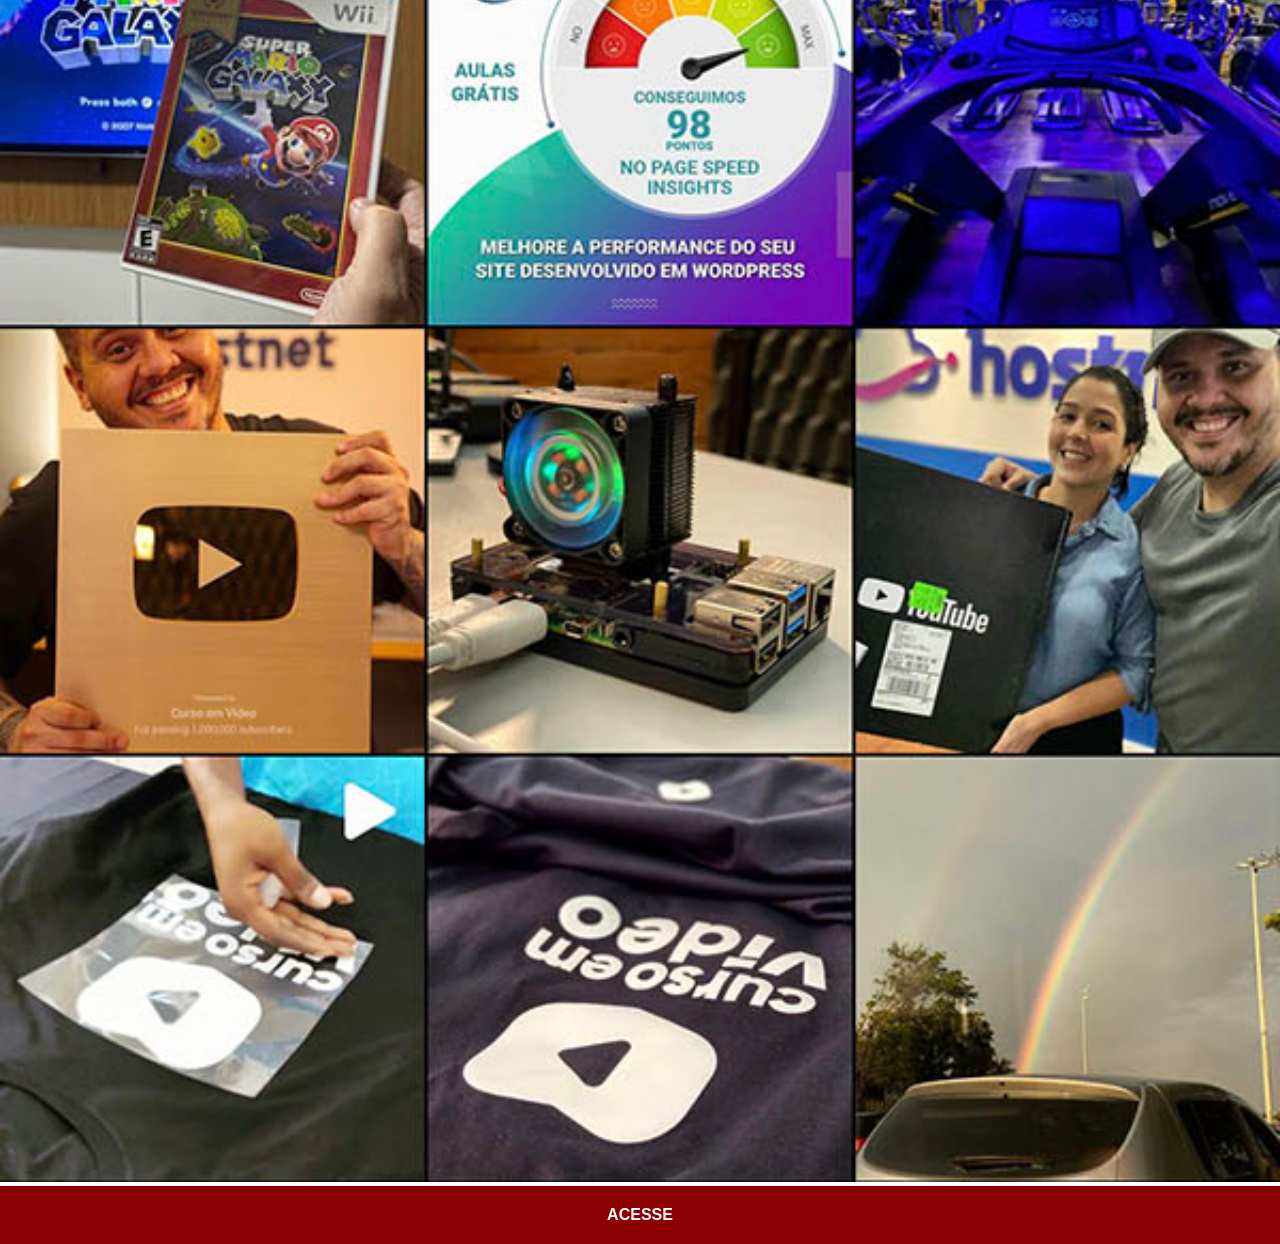
<file: instagram.html>
<!DOCTYPE html>
<html lang="pt-br">
<head>
    <meta charset="UTF-8">
    <meta name="viewport" content="width=device-width, initial-scale=1.0">
    <title>Instagram</title>
    <link rel="stylesheet" href="social.css">
</head>
<body>
    <img src="imagens/tela-instagram.jpg" alt="Instagram">
    <a href="https://www.instagram.com/gustavoguanabara/" target="_blank">ACESSE</a>
</body>
</html>
</file>
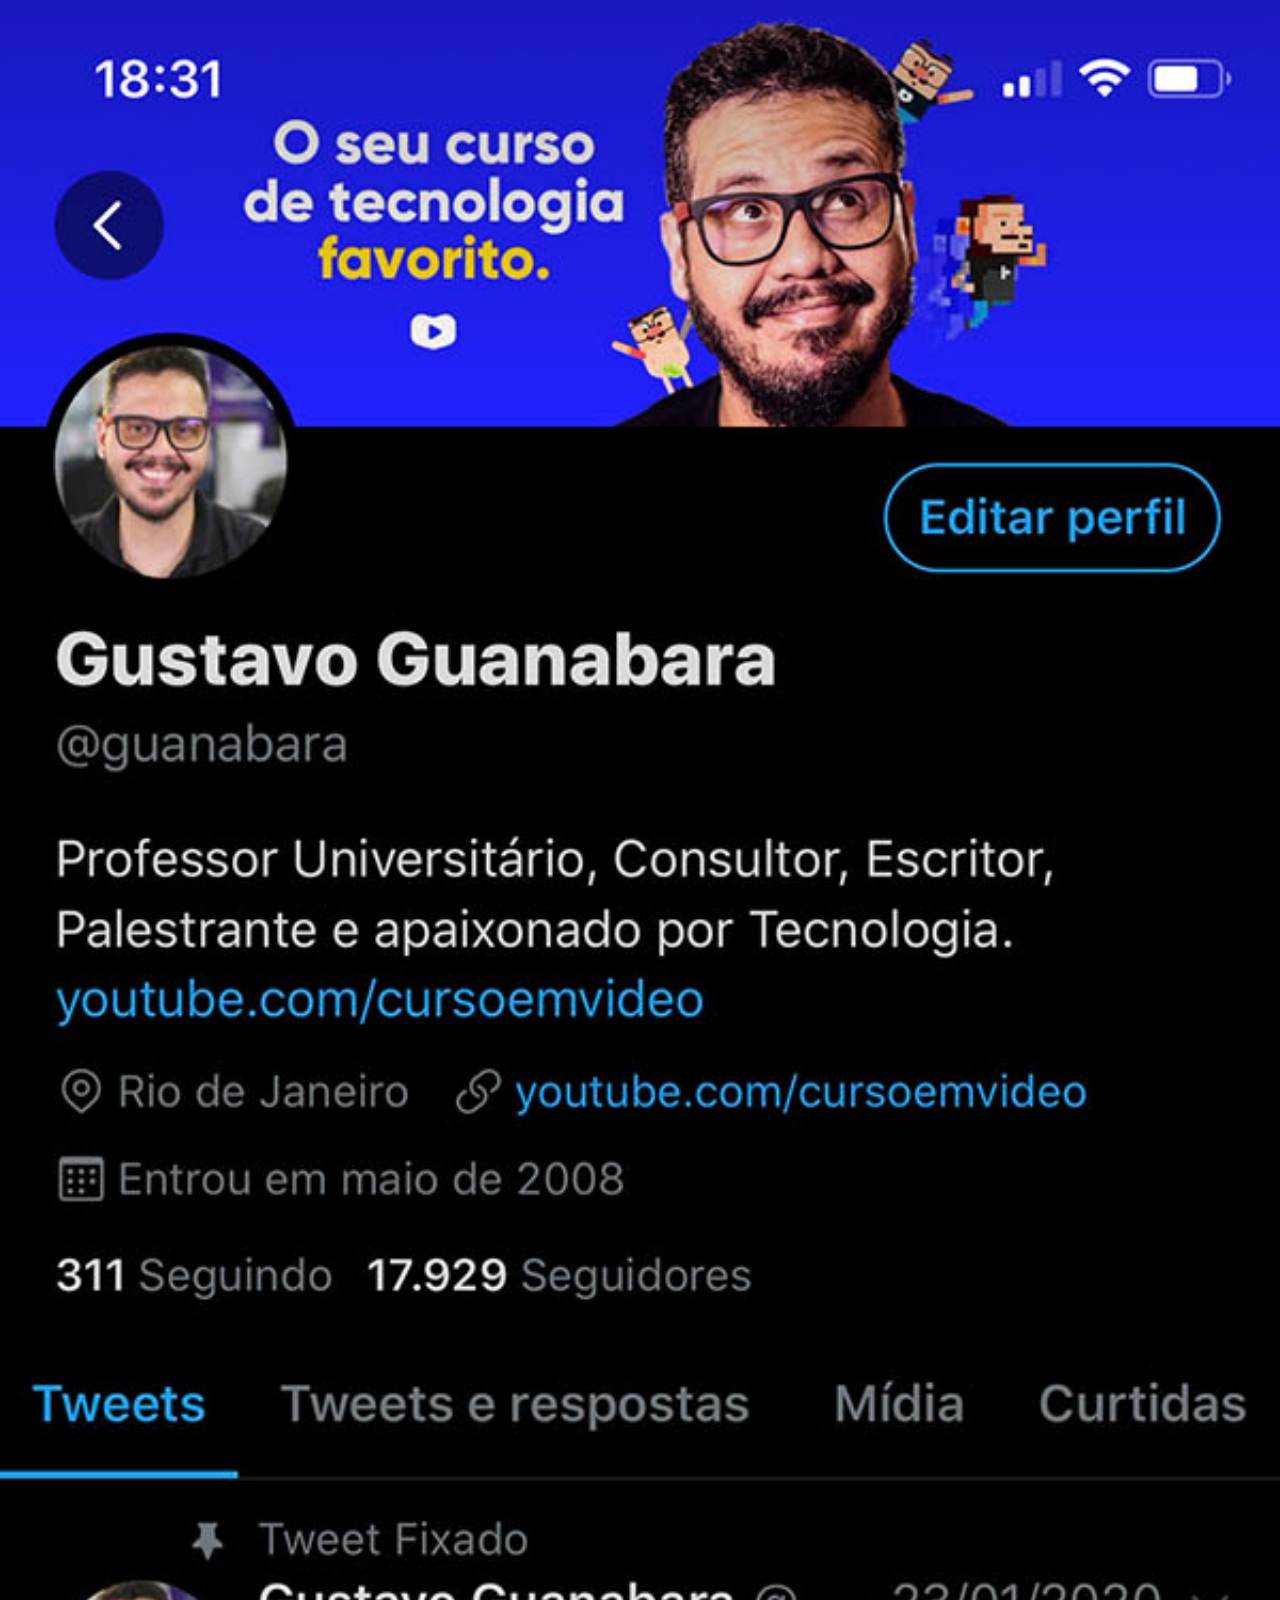
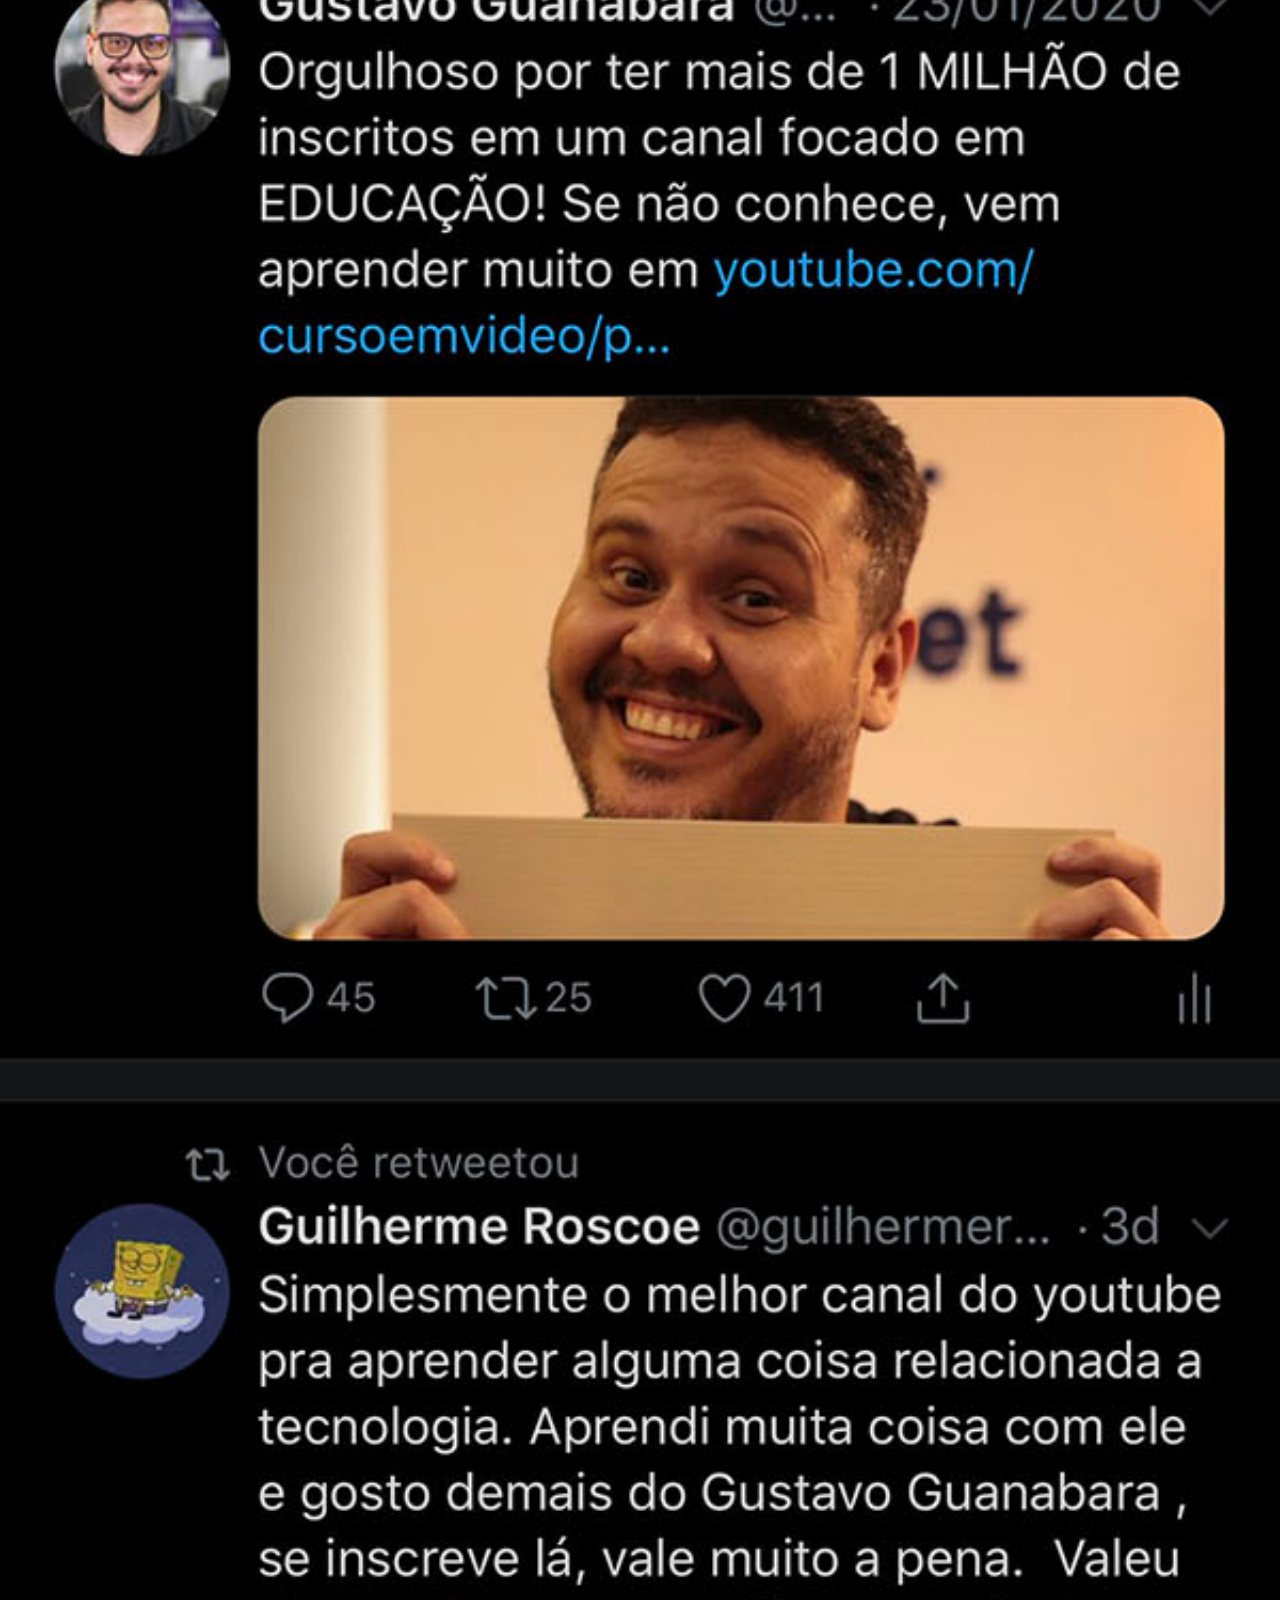
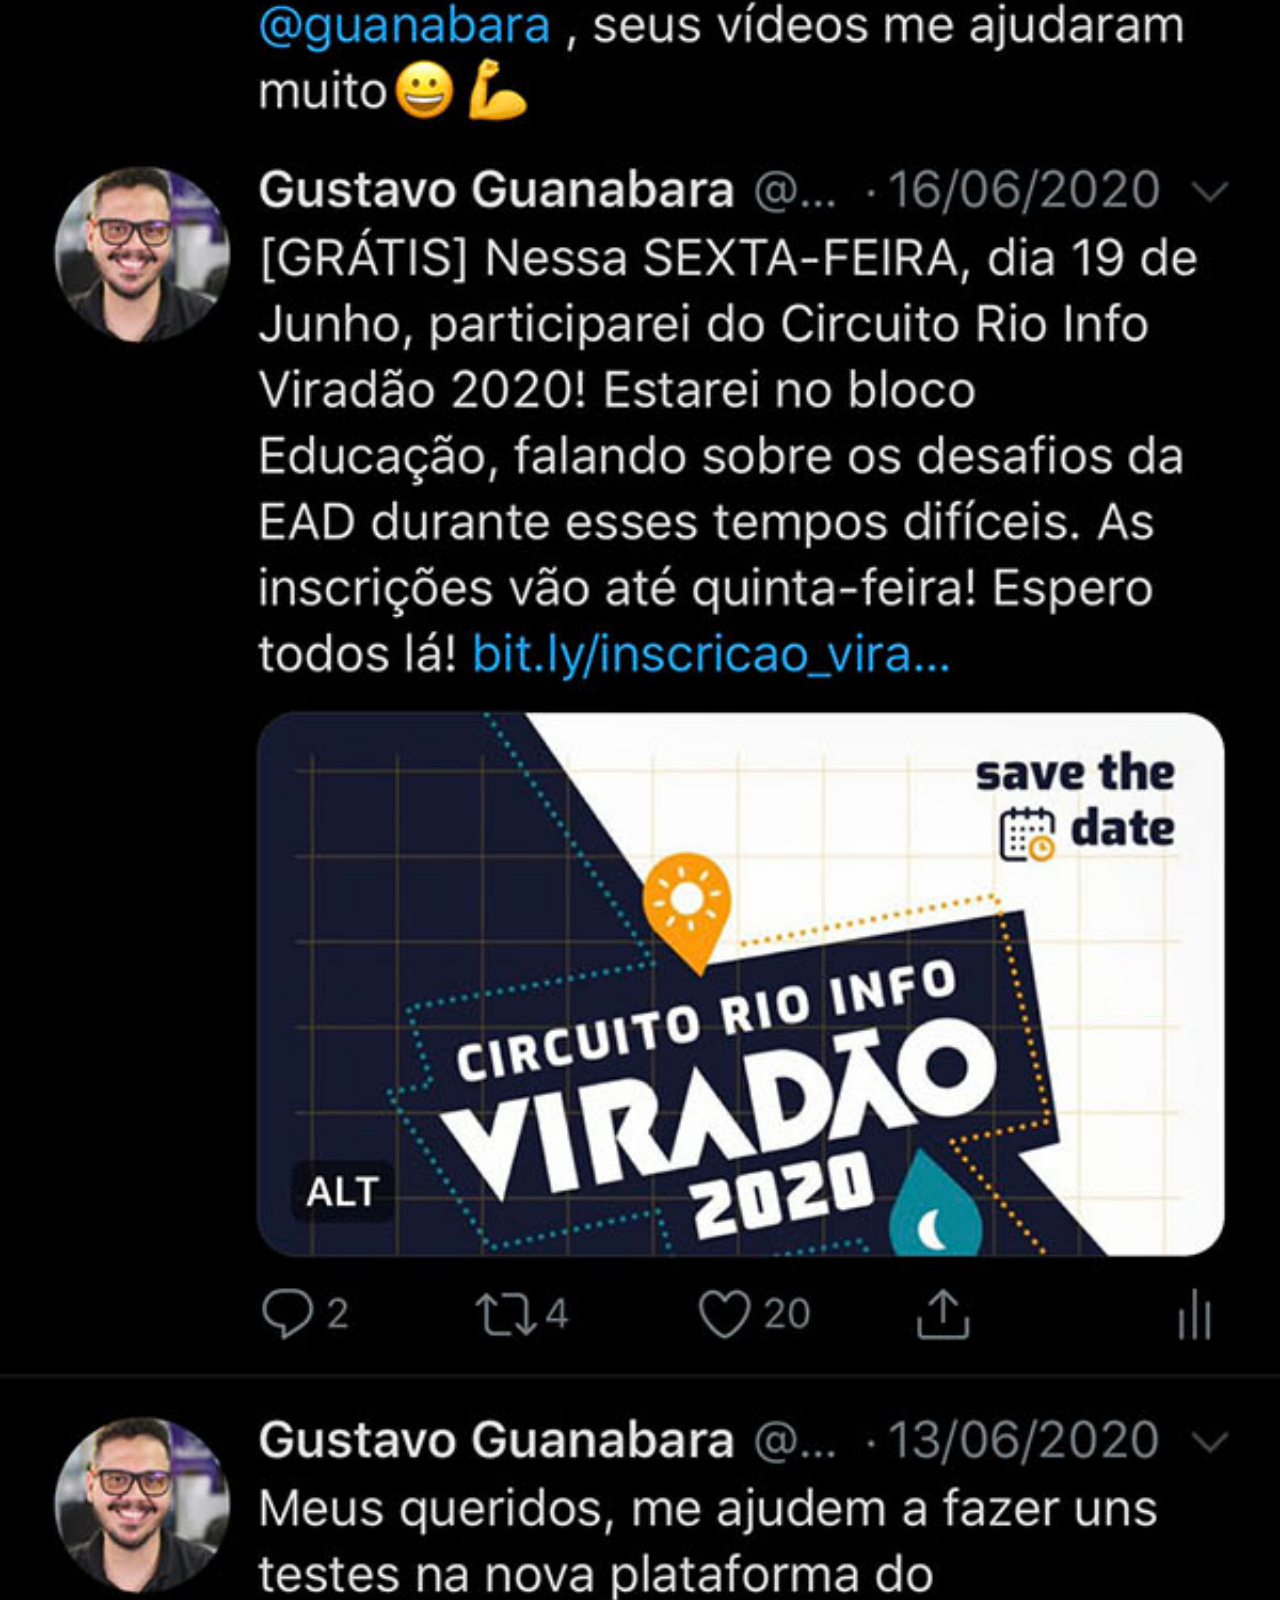
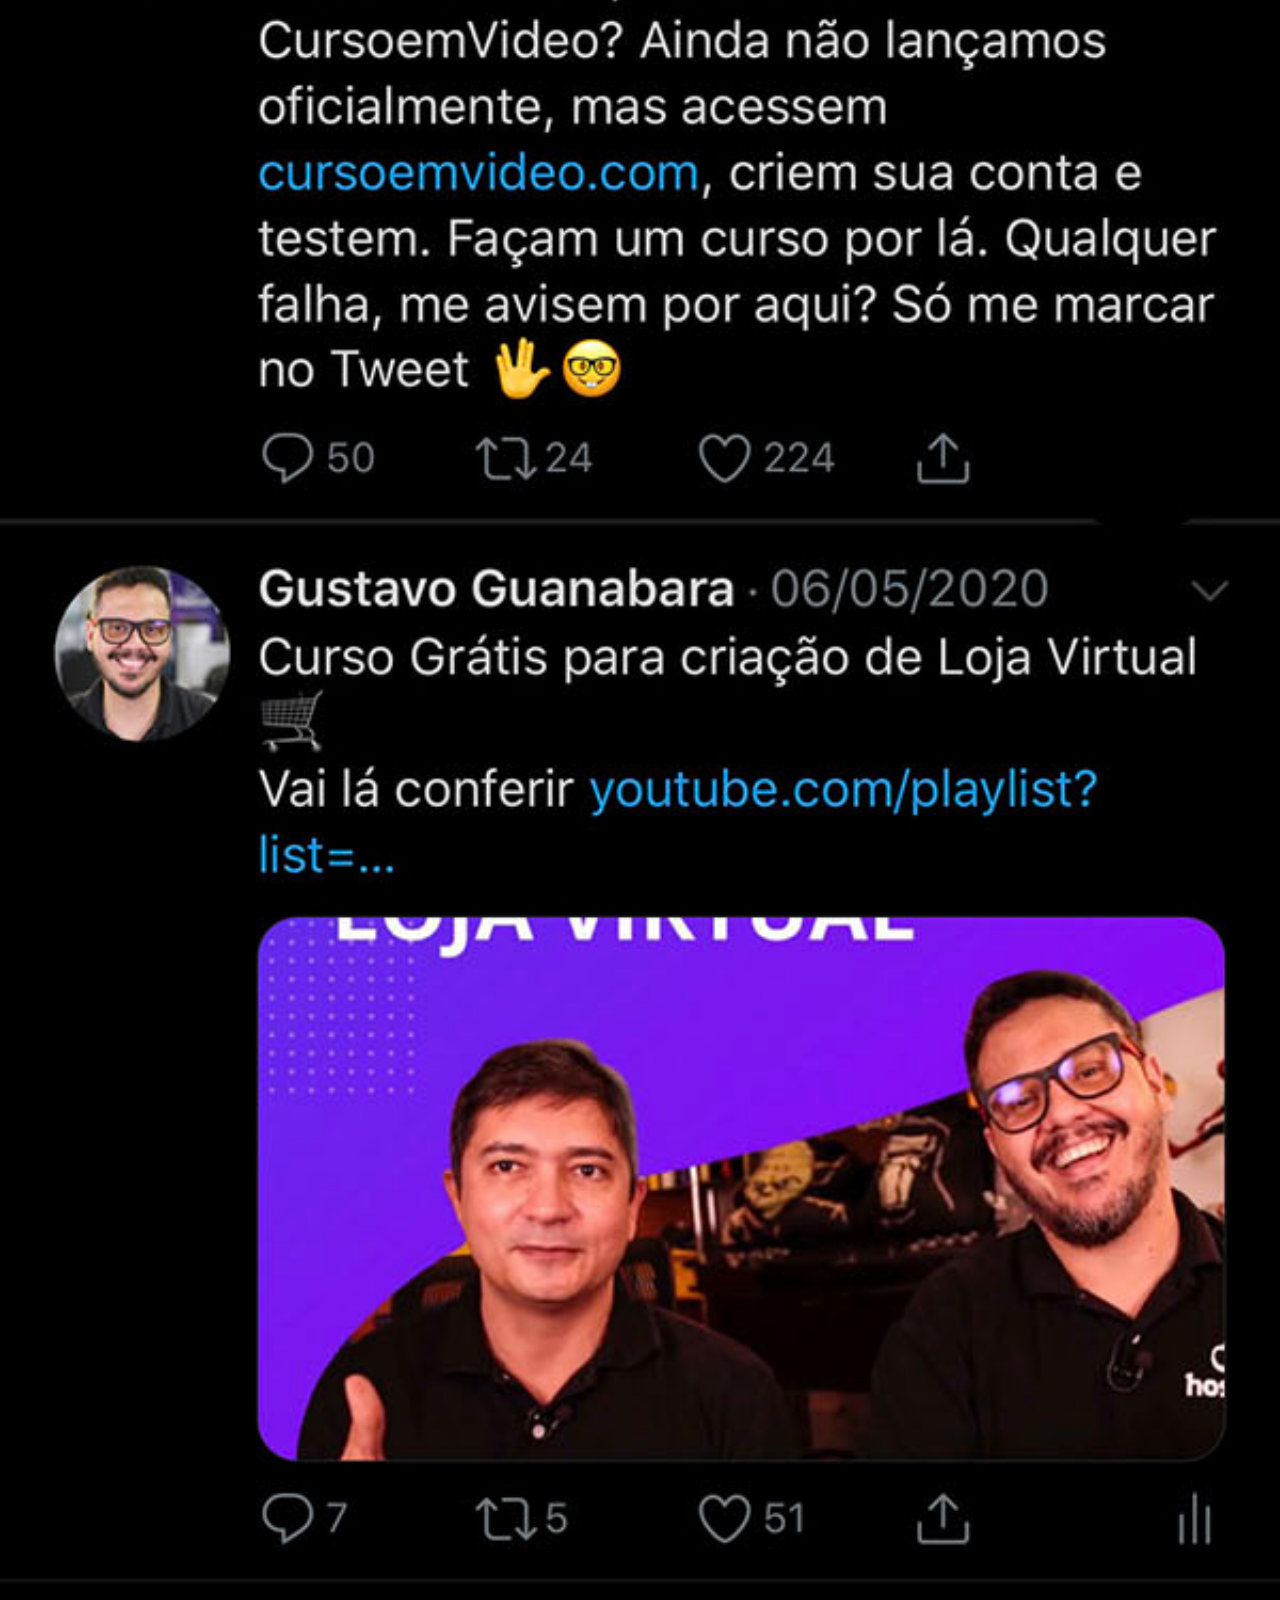
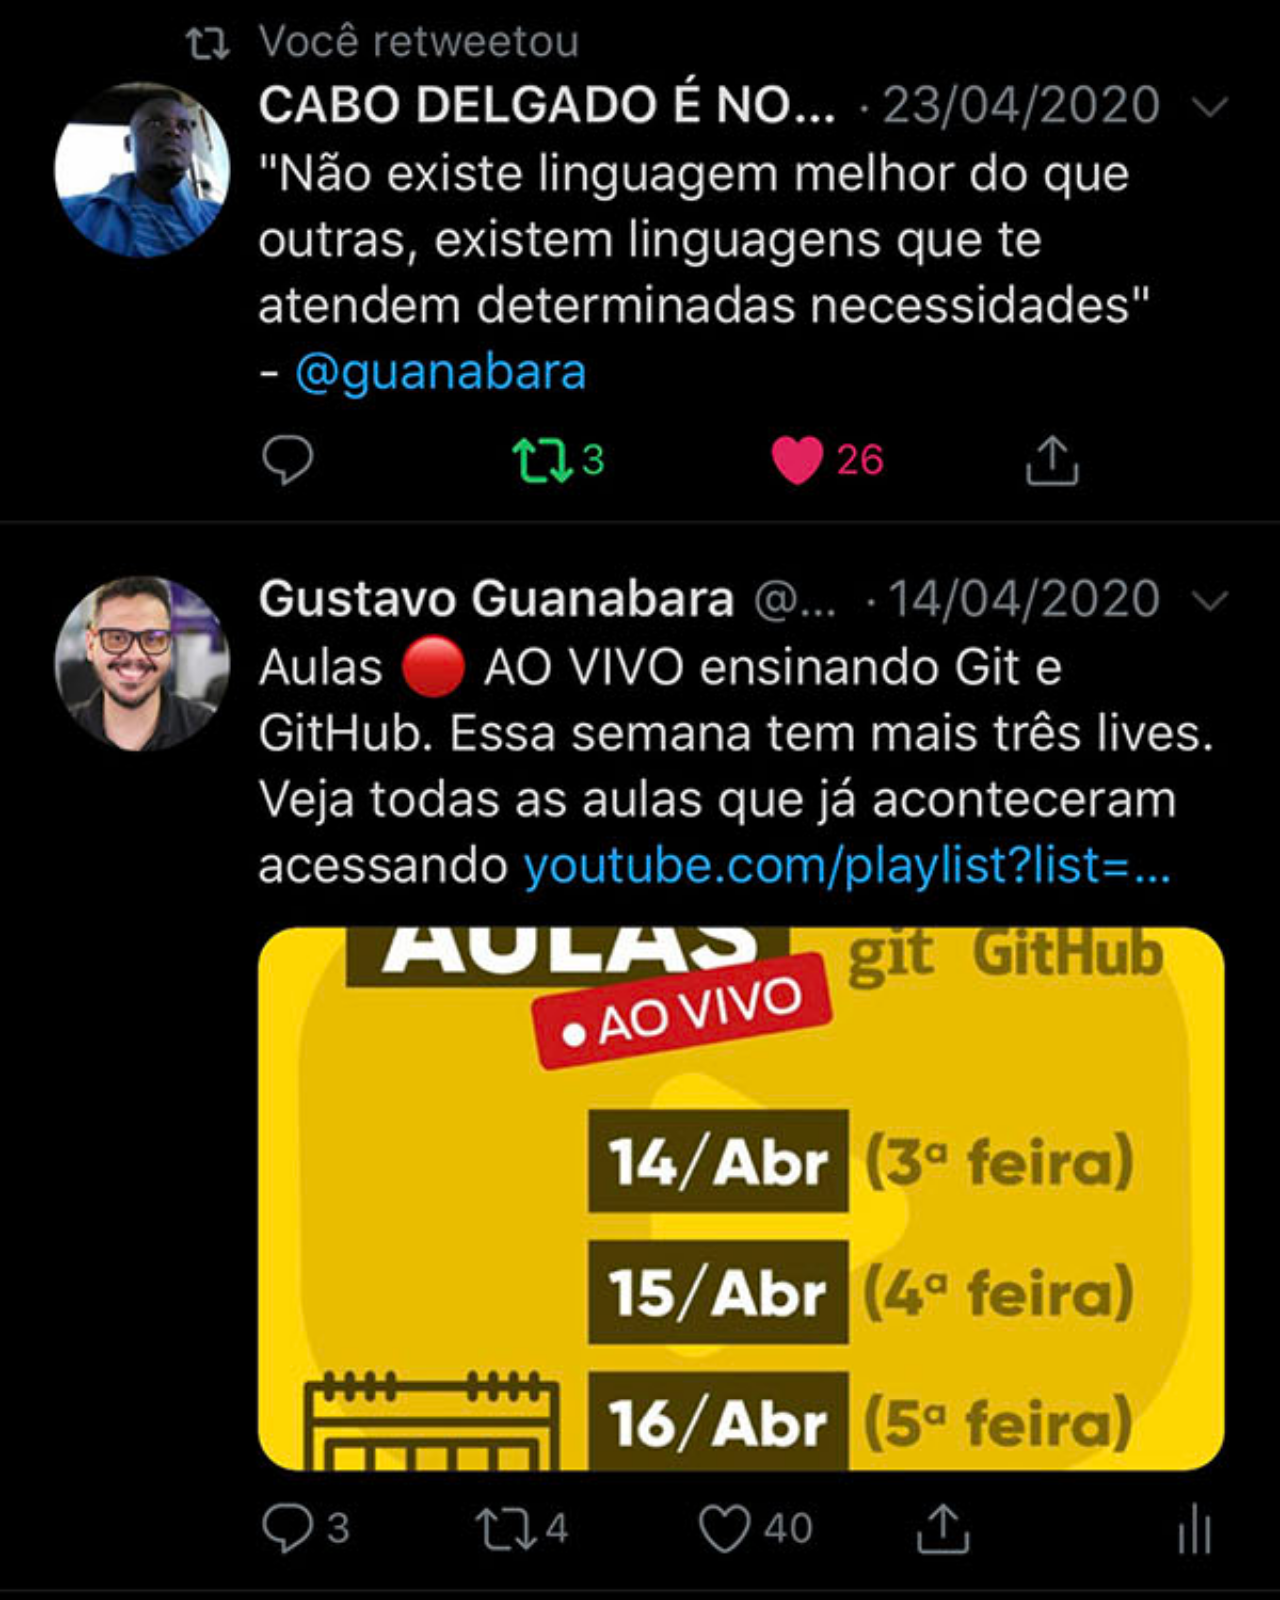
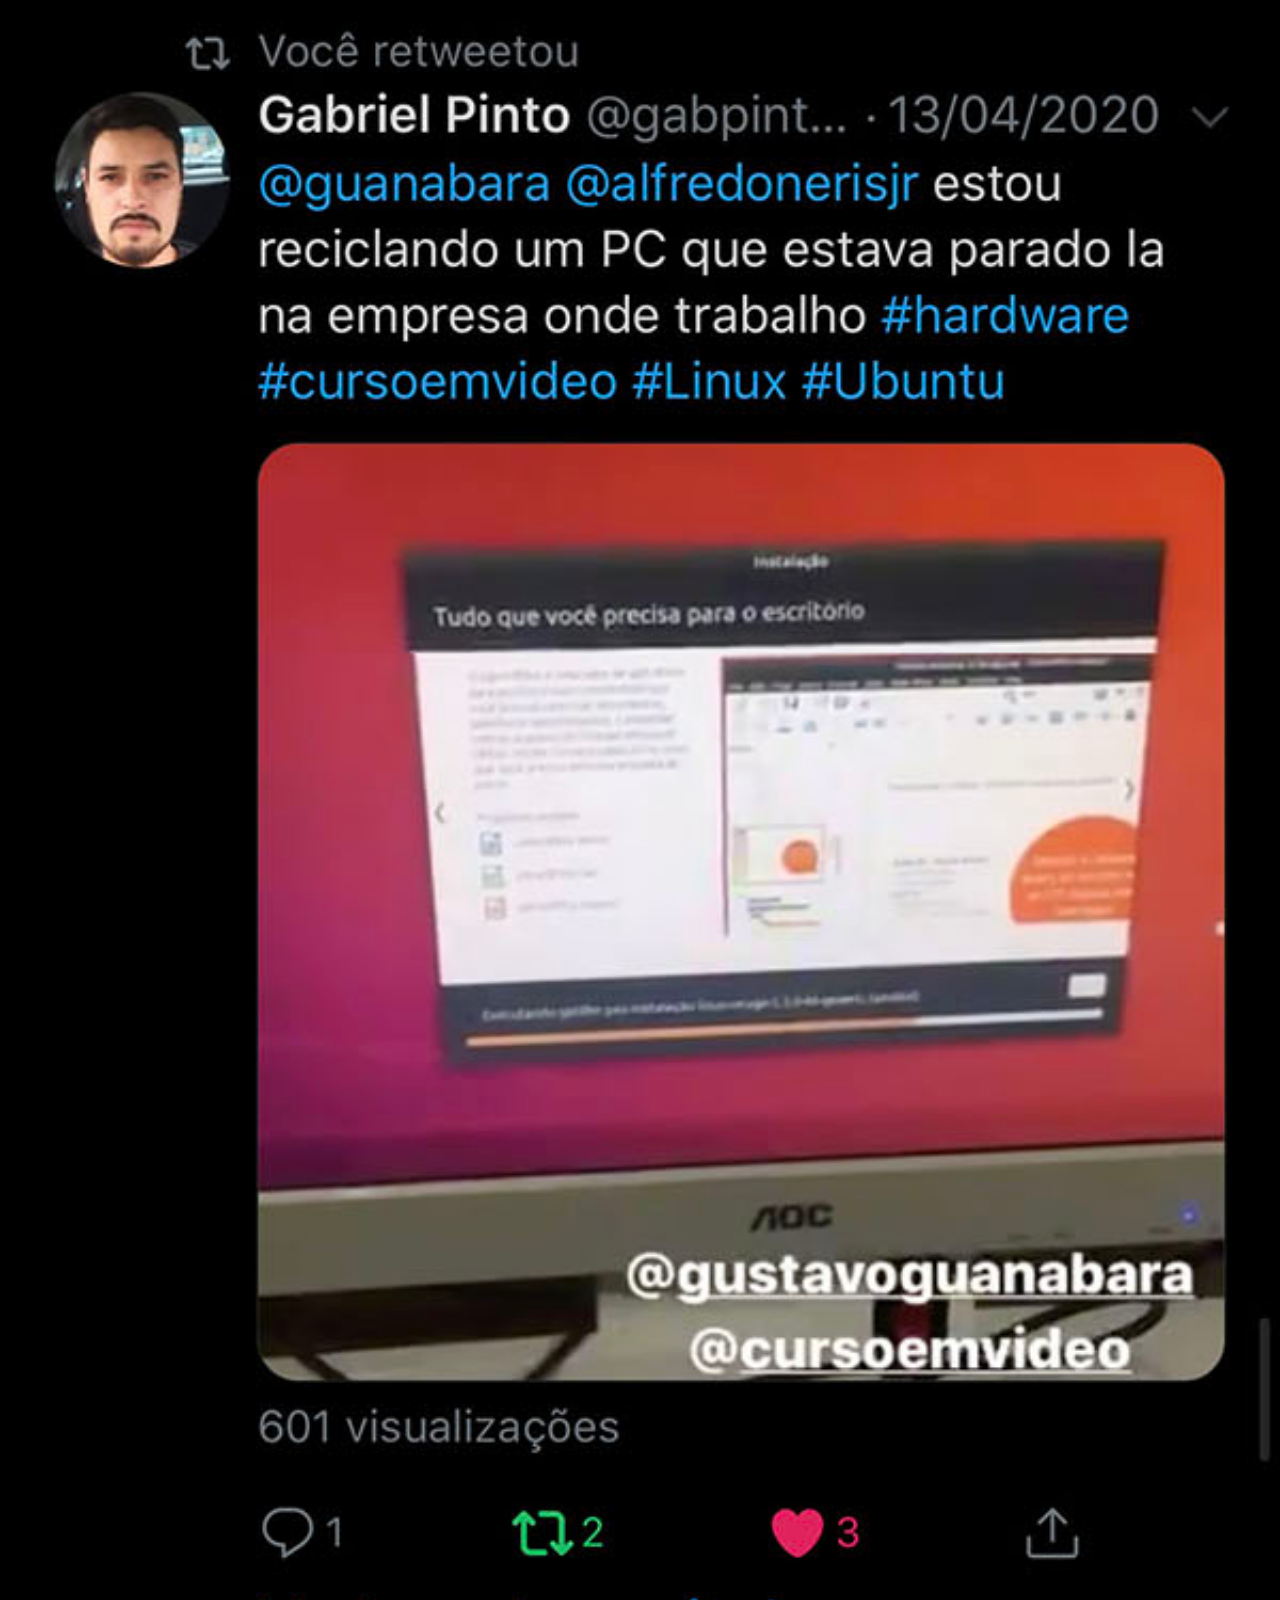
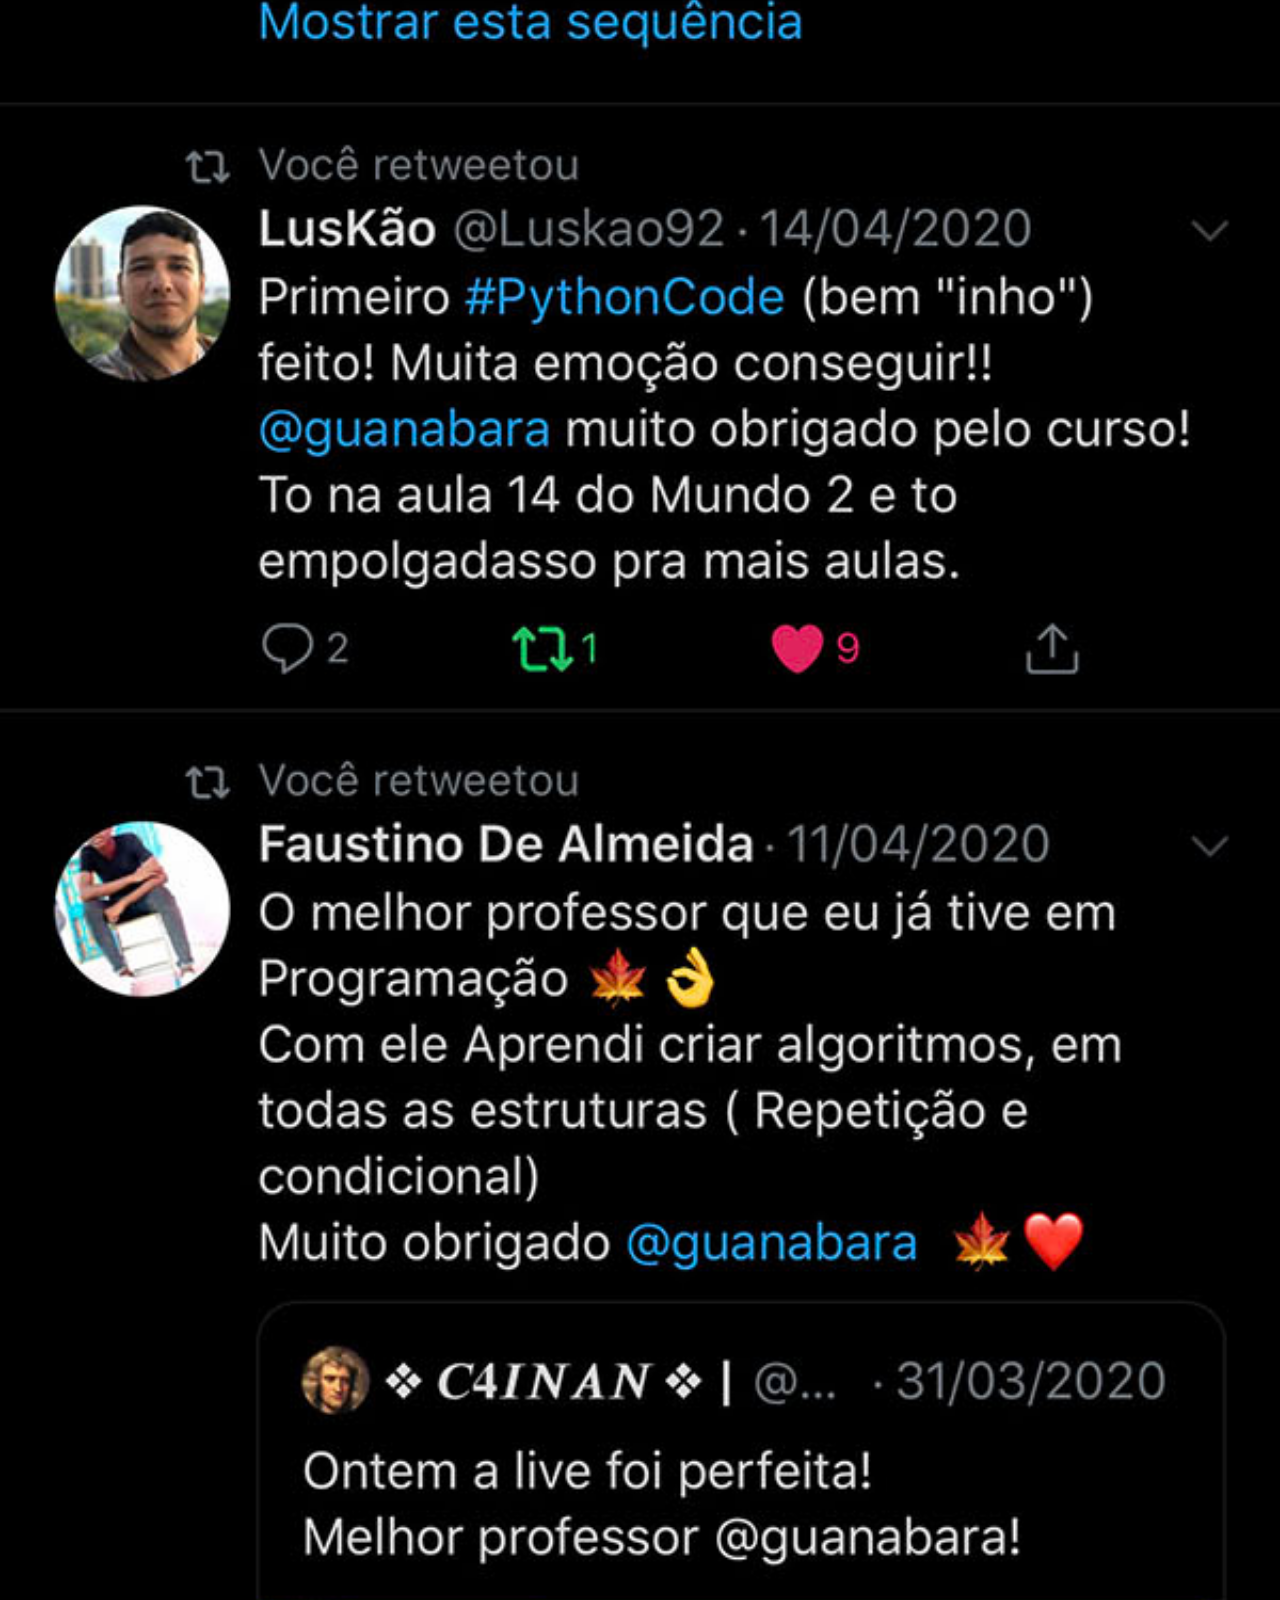
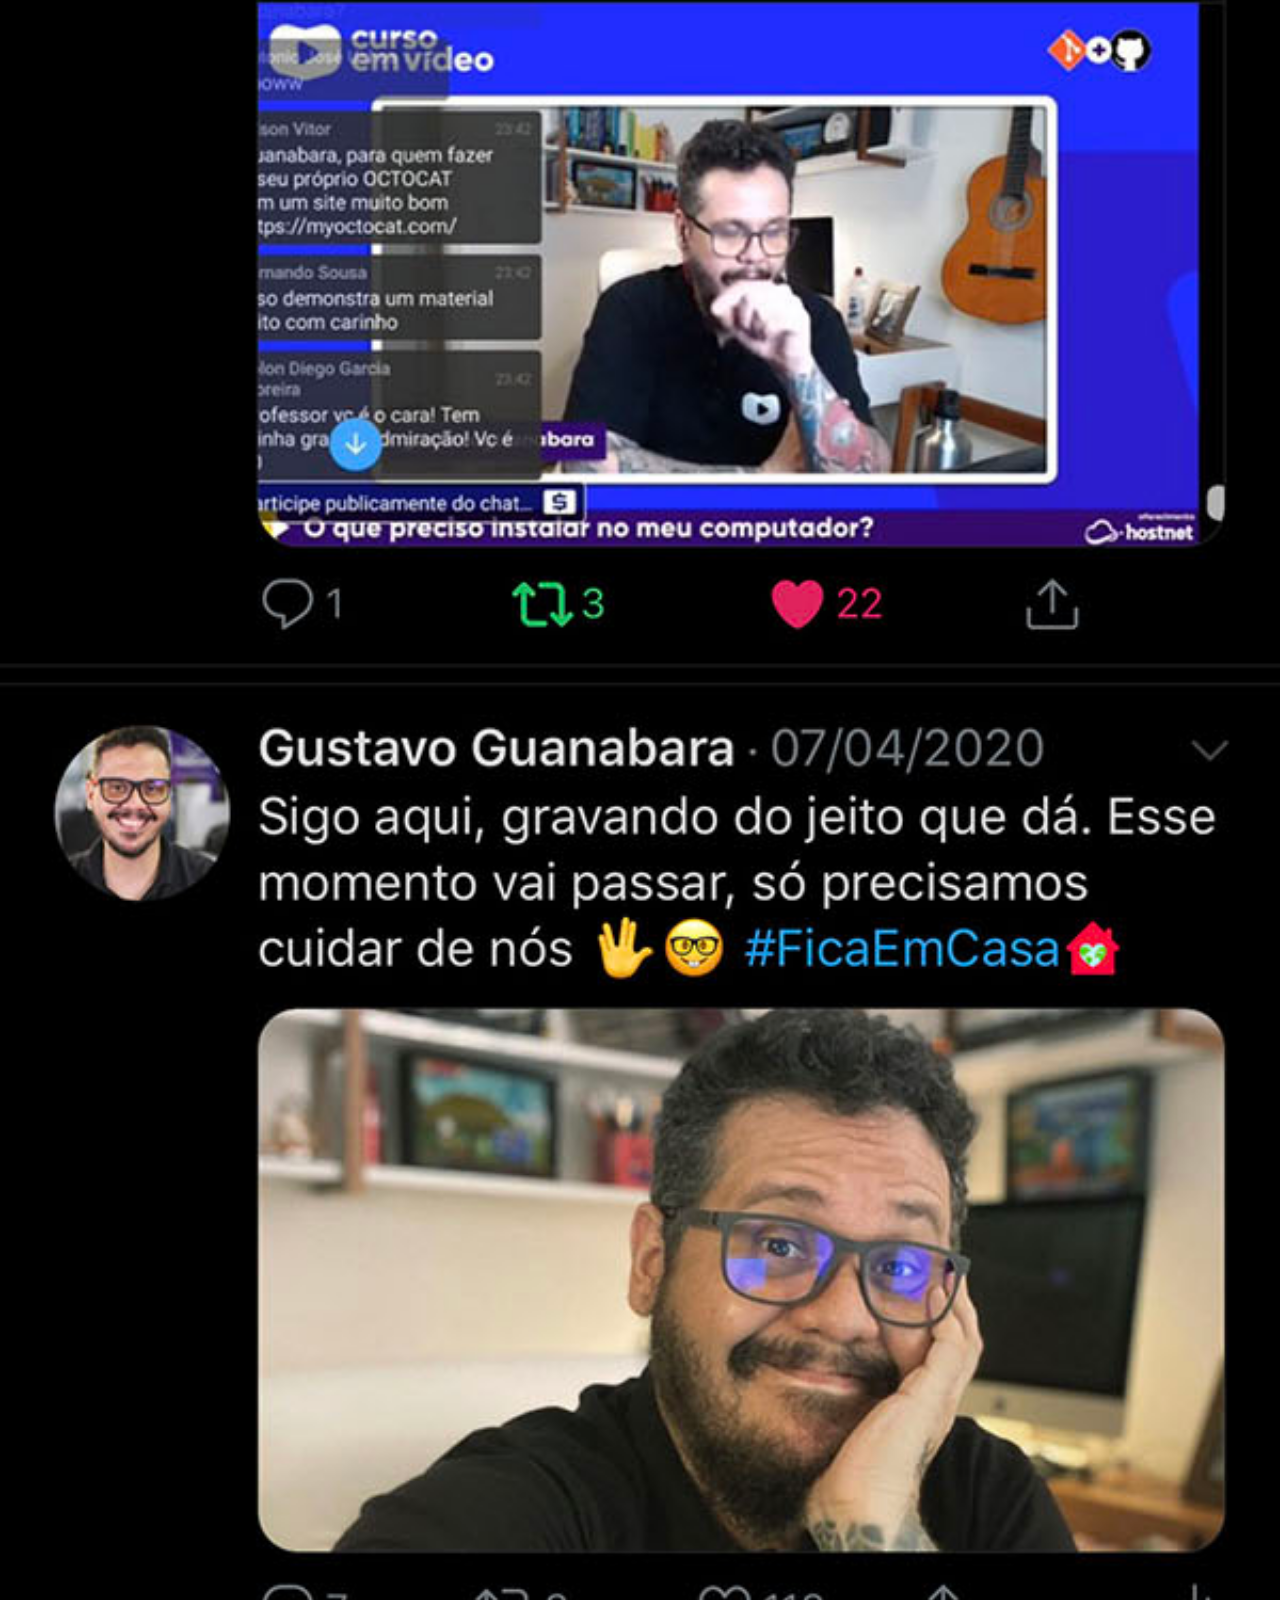
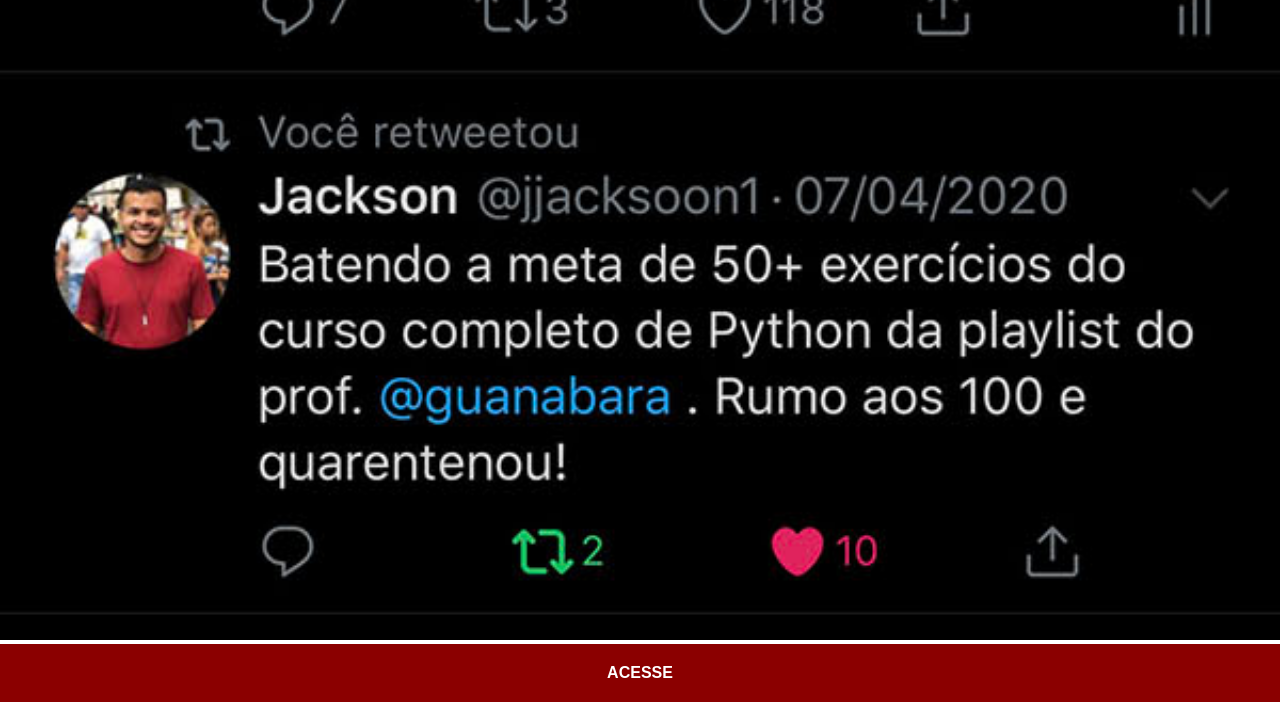
<file: twitter.html>
<!DOCTYPE html>
<html lang="pt-br">
<head>
    <meta charset="UTF-8">
    <meta name="viewport" content="width=device-width, initial-scale=1.0">
    <title>Twitter</title>
    <link rel="stylesheet" href="social.css">
</head>
<body>
    <img src="imagens/tela-twitter.jpg" alt="Twitter">
    <a href="https://x.com/guanabara" target="_blank">ACESSE</a>
</body>
</html>
</file>
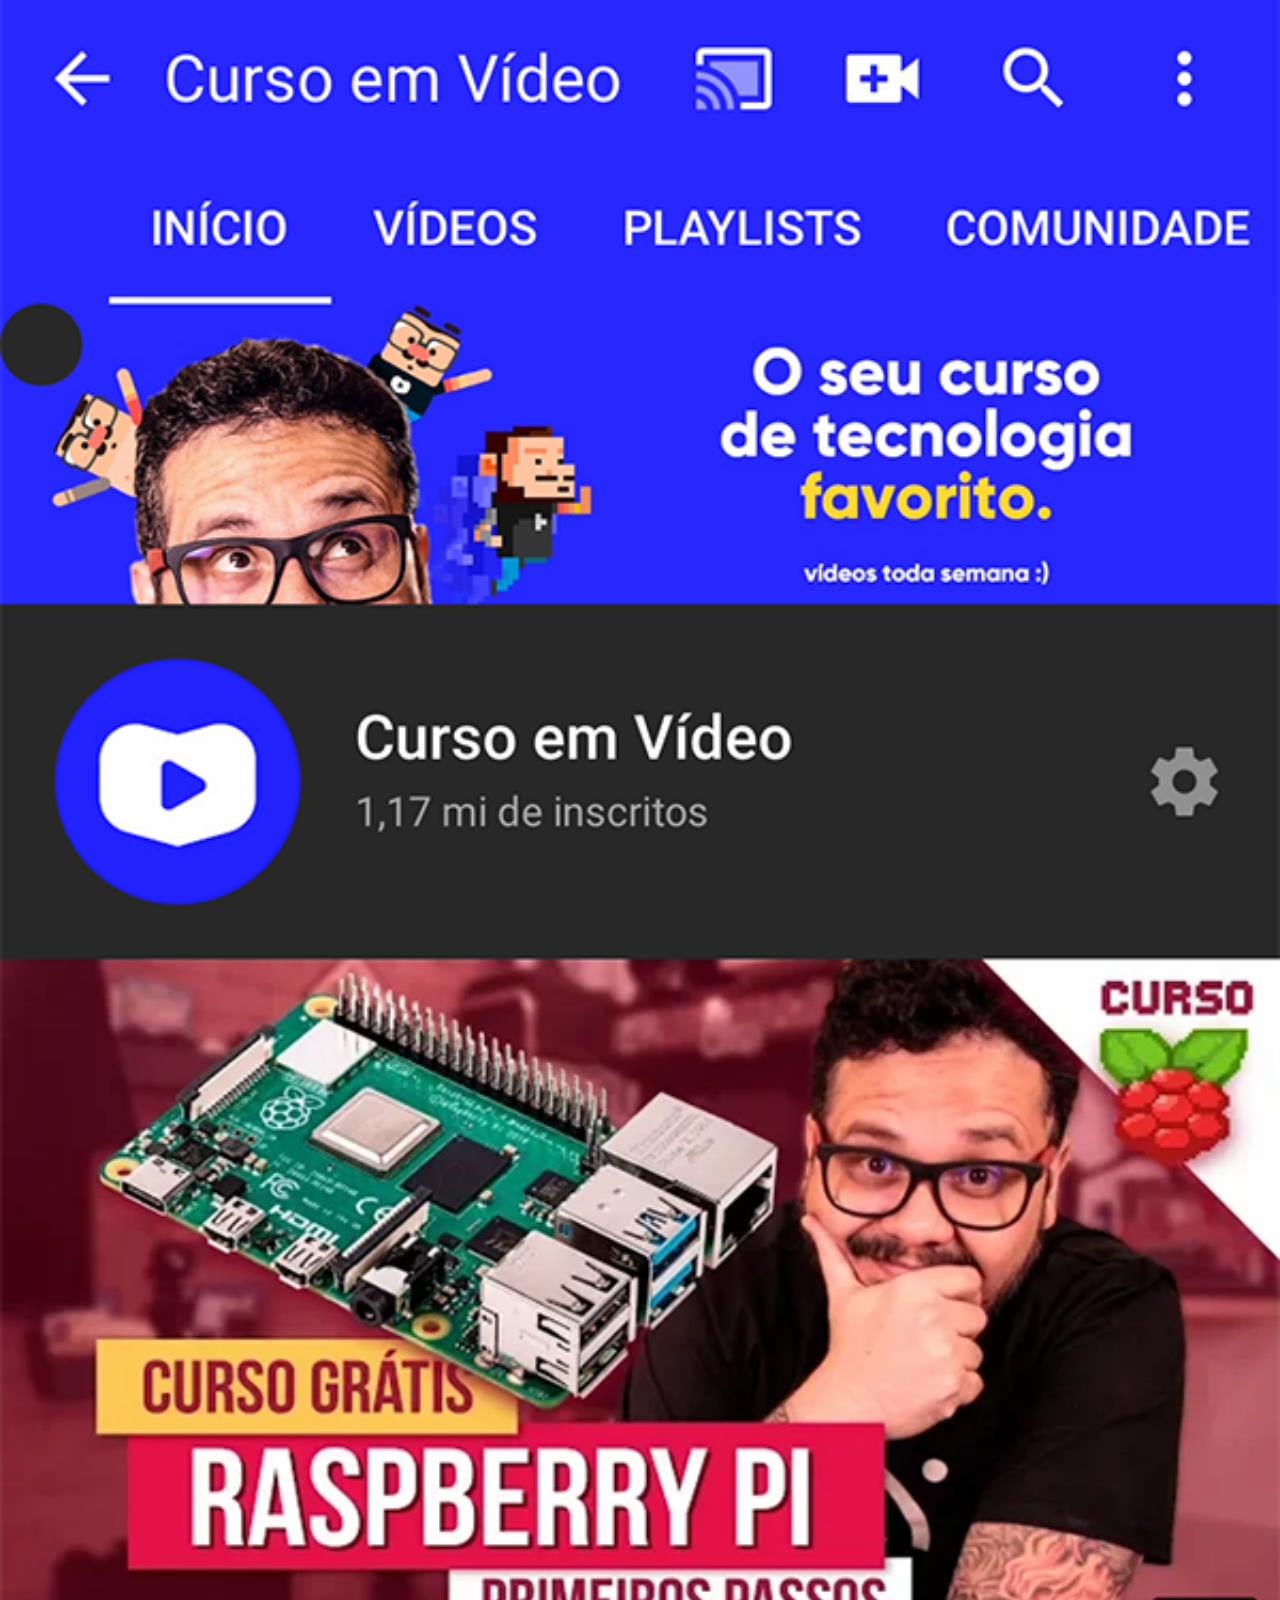
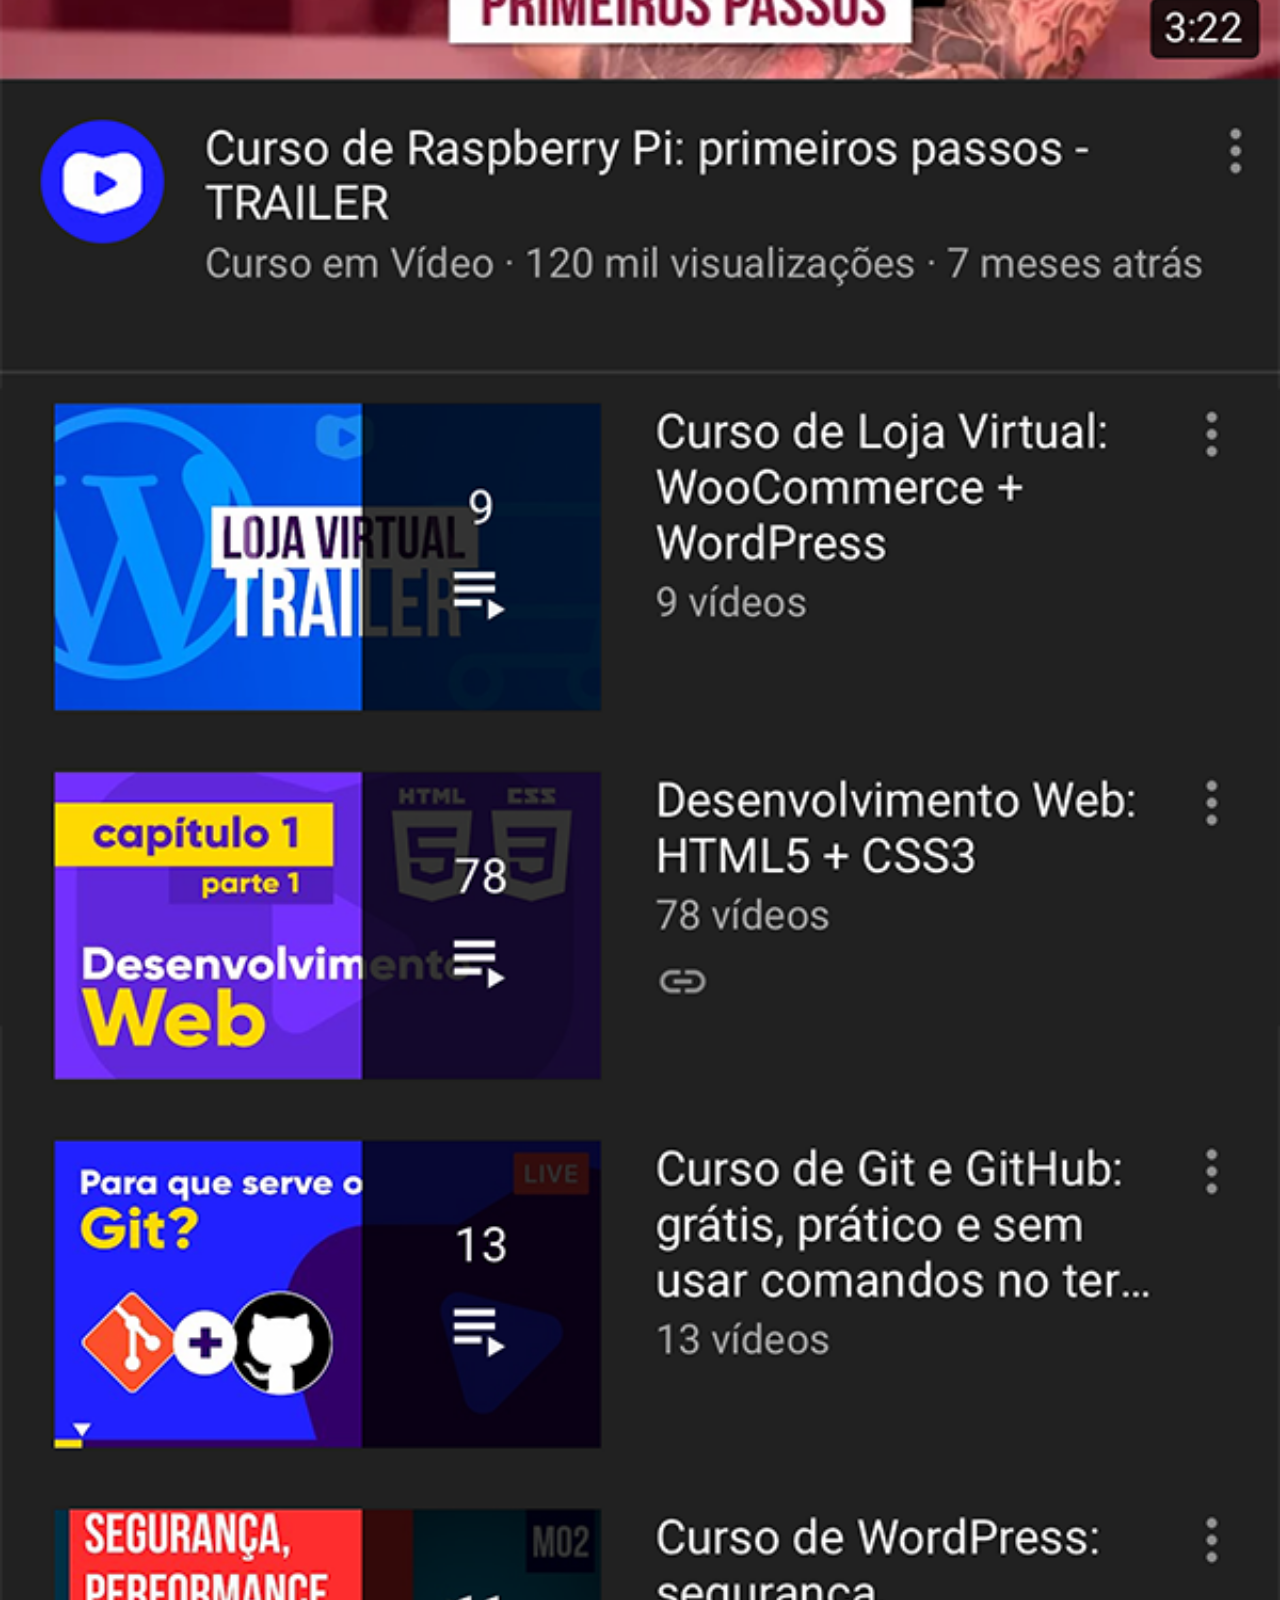
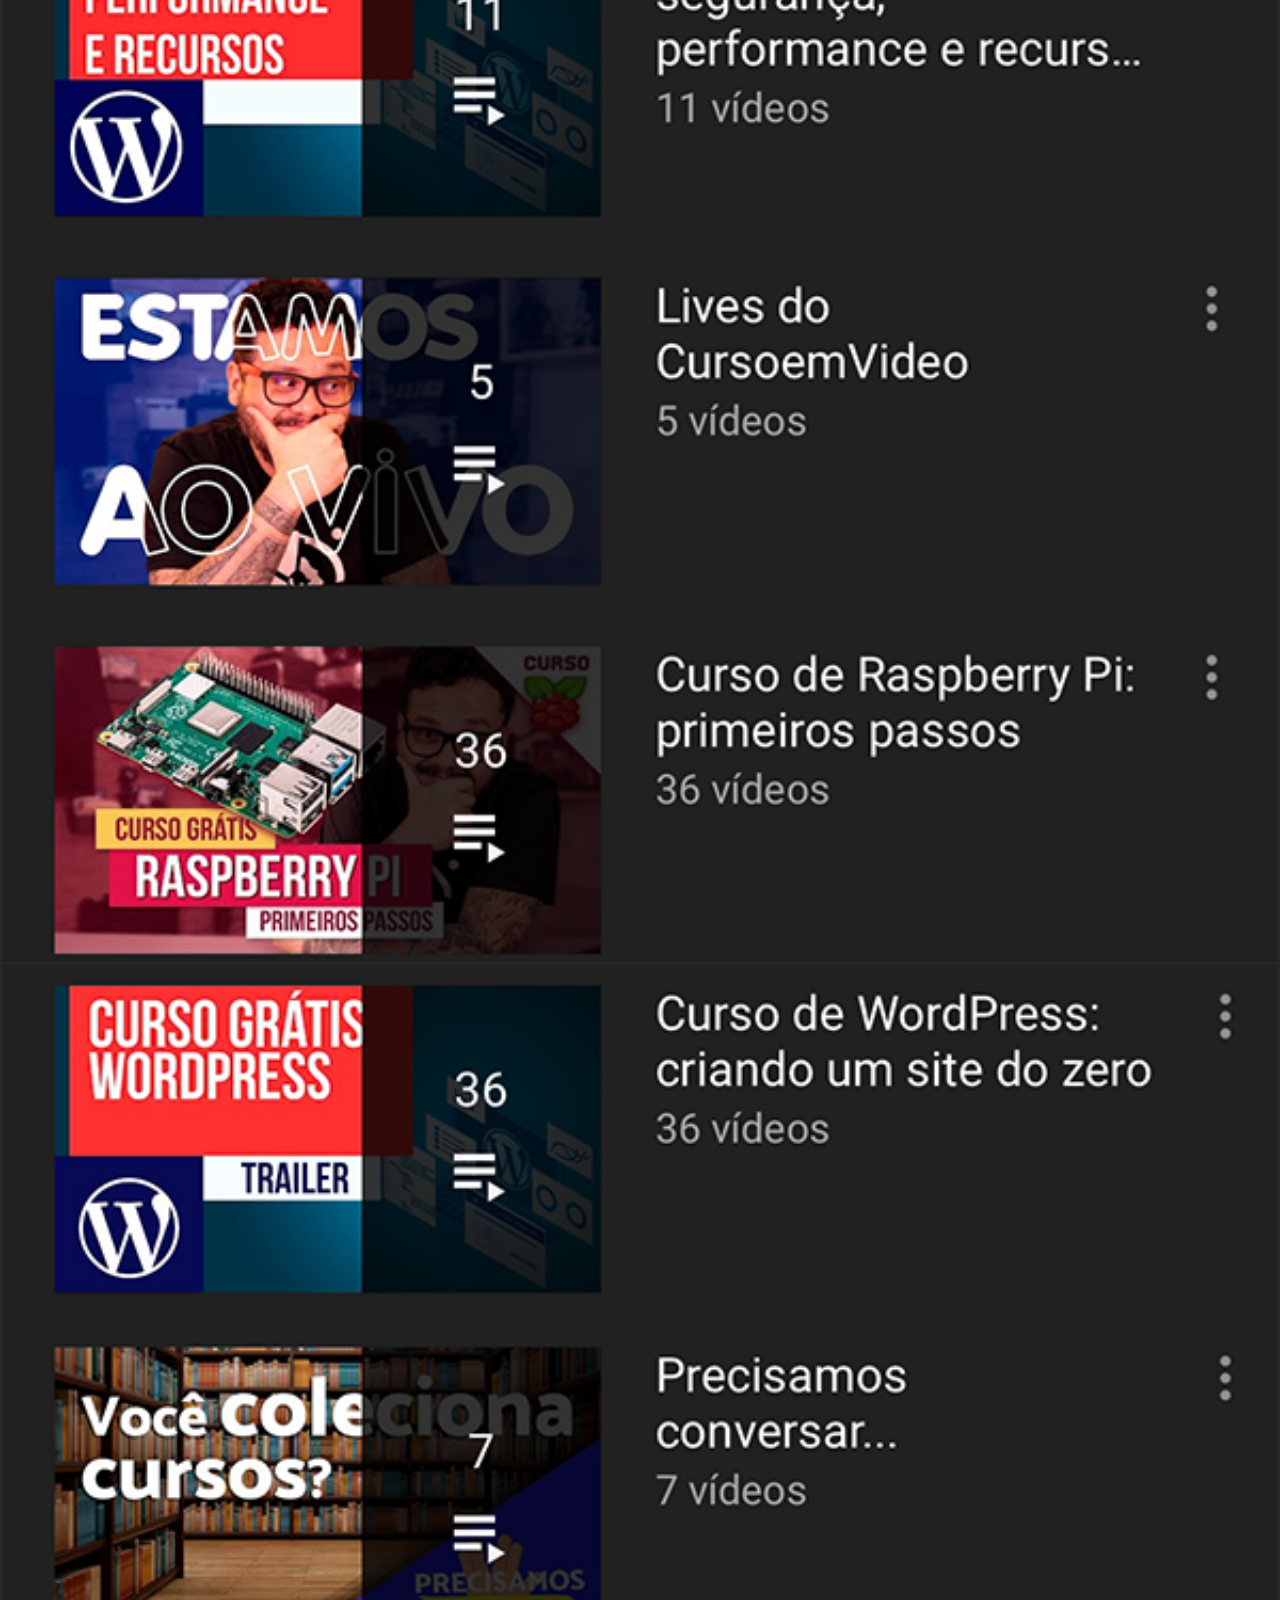
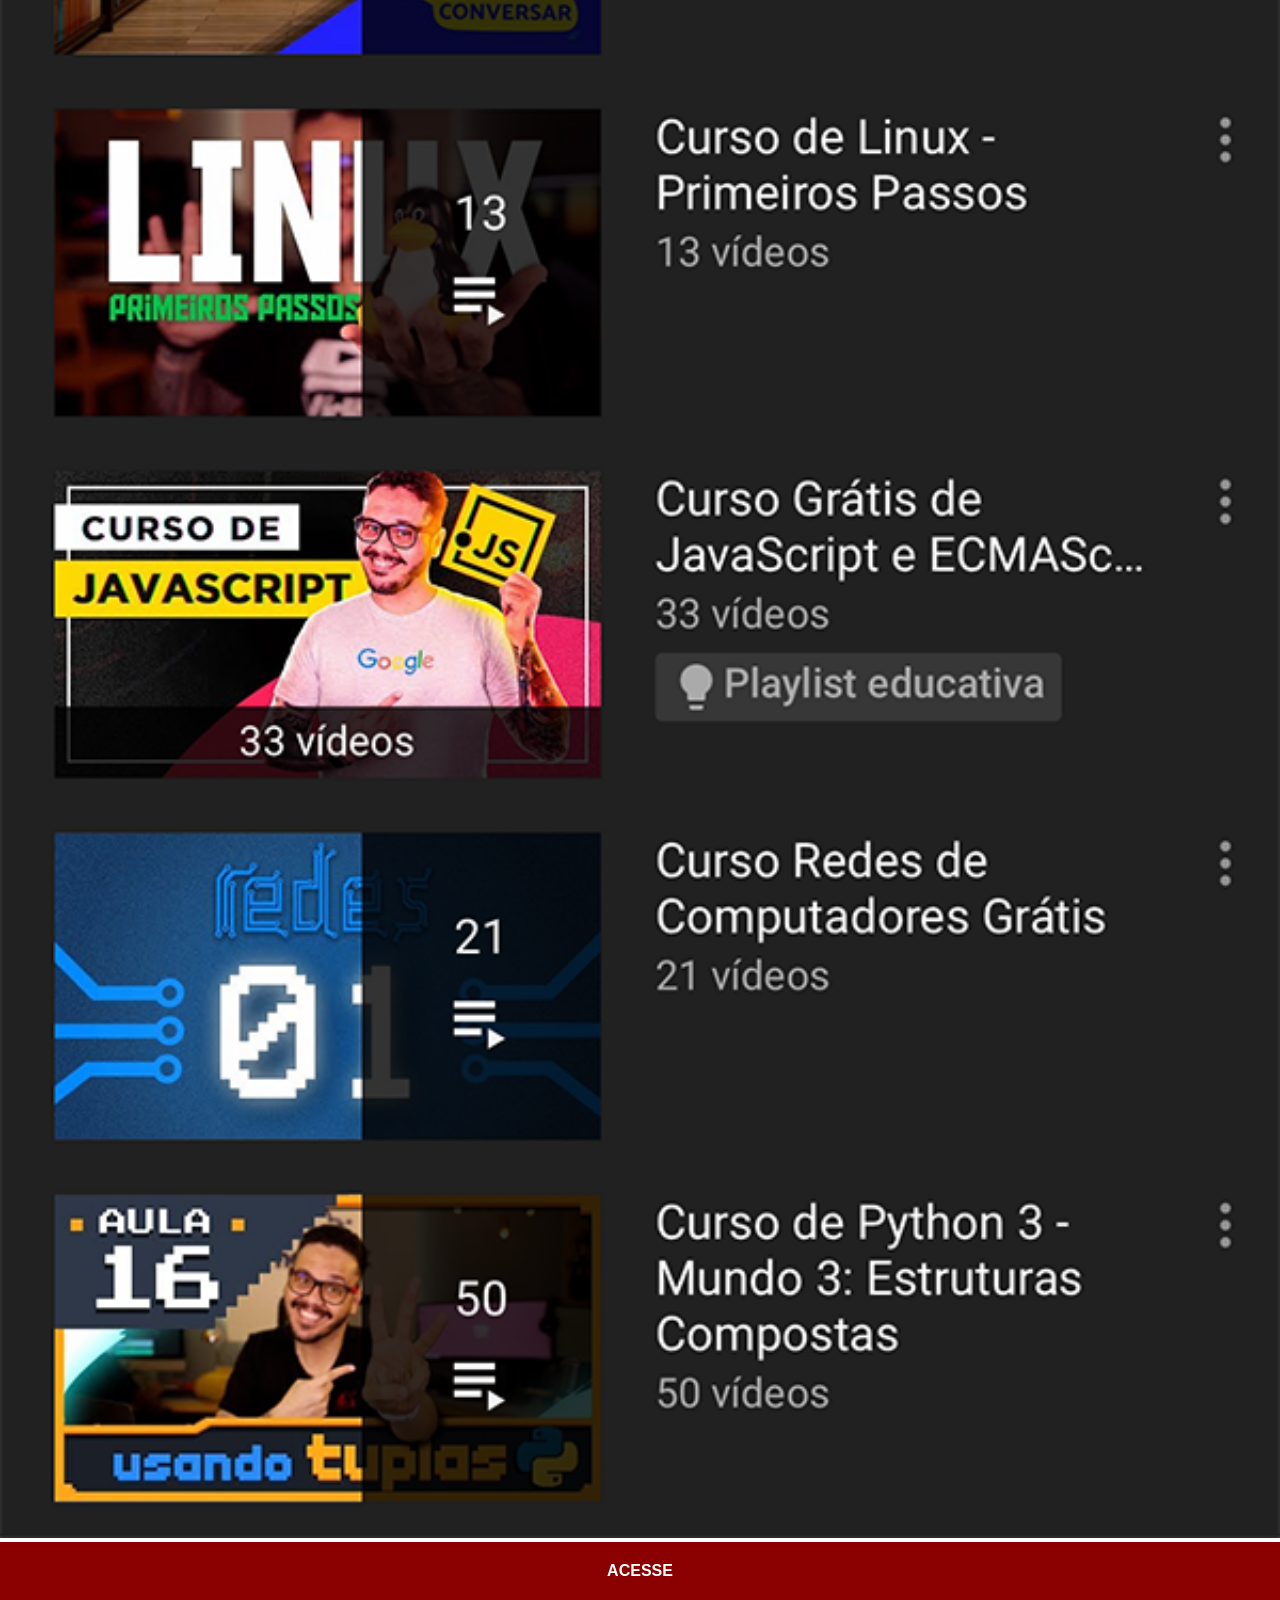
<file: youtube.html>
<!DOCTYPE html>
<html lang="pt-br">
<head>
    <meta charset="UTF-8">
    <meta name="viewport" content="width=device-width, initial-scale=1.0">
    <title>YouTube</title>
    <link rel="stylesheet" href="social.css">
</head>
<body>
    <img src="imagens/tela-youtube.png" alt="YouTube">
    <a href="https://www.youtube.com/@cursoemvideo/playlists" target="_blank">ACESSE</a>
</body>
</html>
</file>
<file: estilos/style.css>
@charset "UTF-8";

* {
    margin: 0px;
    padding: 0px;
    font-family: Arial, Helvetica, sans-serif;
}

html, body {
    height: 100vh;
    width: 100vw;
    background-color: black;
}

body {
    background: url(../imagens/fundo-madeira.jpg) no-repeat top center;
    background-size: cover;
    background-attachment: fixed;
}

main {
    height: 100vh;
    position: relative;
}

section#telefone {
    position: absolute;
    top: 50%;
    left: 50%;
    transform: translate(-50%, -50%);

    height: 627px;
    width: 311px;
    background: url(../imagens/frame-iphone.png) no-repeat;
}

iframe#tela {
    position: relative;
    top: 80px;
    left: 22px;
    width: 267px;
    height: 471px;
}

section#redes-sociais {
    text-align: right;
}

section#redes-sociais img {
    width: 50px;
    margin: 10px;
    border-radius: 50%;
    box-shadow: 2px 2px 5px rgba(0, 0, 0, 0.400);
}

section#redes-sociais img:hover {
    border: 2px solid rgba(255, 255, 255, 0.774);
    transform: translate(-3px, -3px);
    box-shadow: 5px 5px 10px rgba(0, 0, 0, 0.61);
    transition: transform .3s, boder 1s;
}
</file>
<file: social.css>
@charset "UTF-8";

* {
    margin: 0px;
    padding: 0px;
    font-family: Arial, Helvetica, sans-serif;
}

::-webkit-scrollbar {
    width: 0px;
    height: 0px;
}

img {
    width: 100vw;
}

a {
    display: block;
    background-color: darkred;
    color: white;
    padding: 20px;
    text-align: center;
    font-weight: bolder;
    text-decoration: none;
}

a:hover {
    background-color: red;
}
</file>
